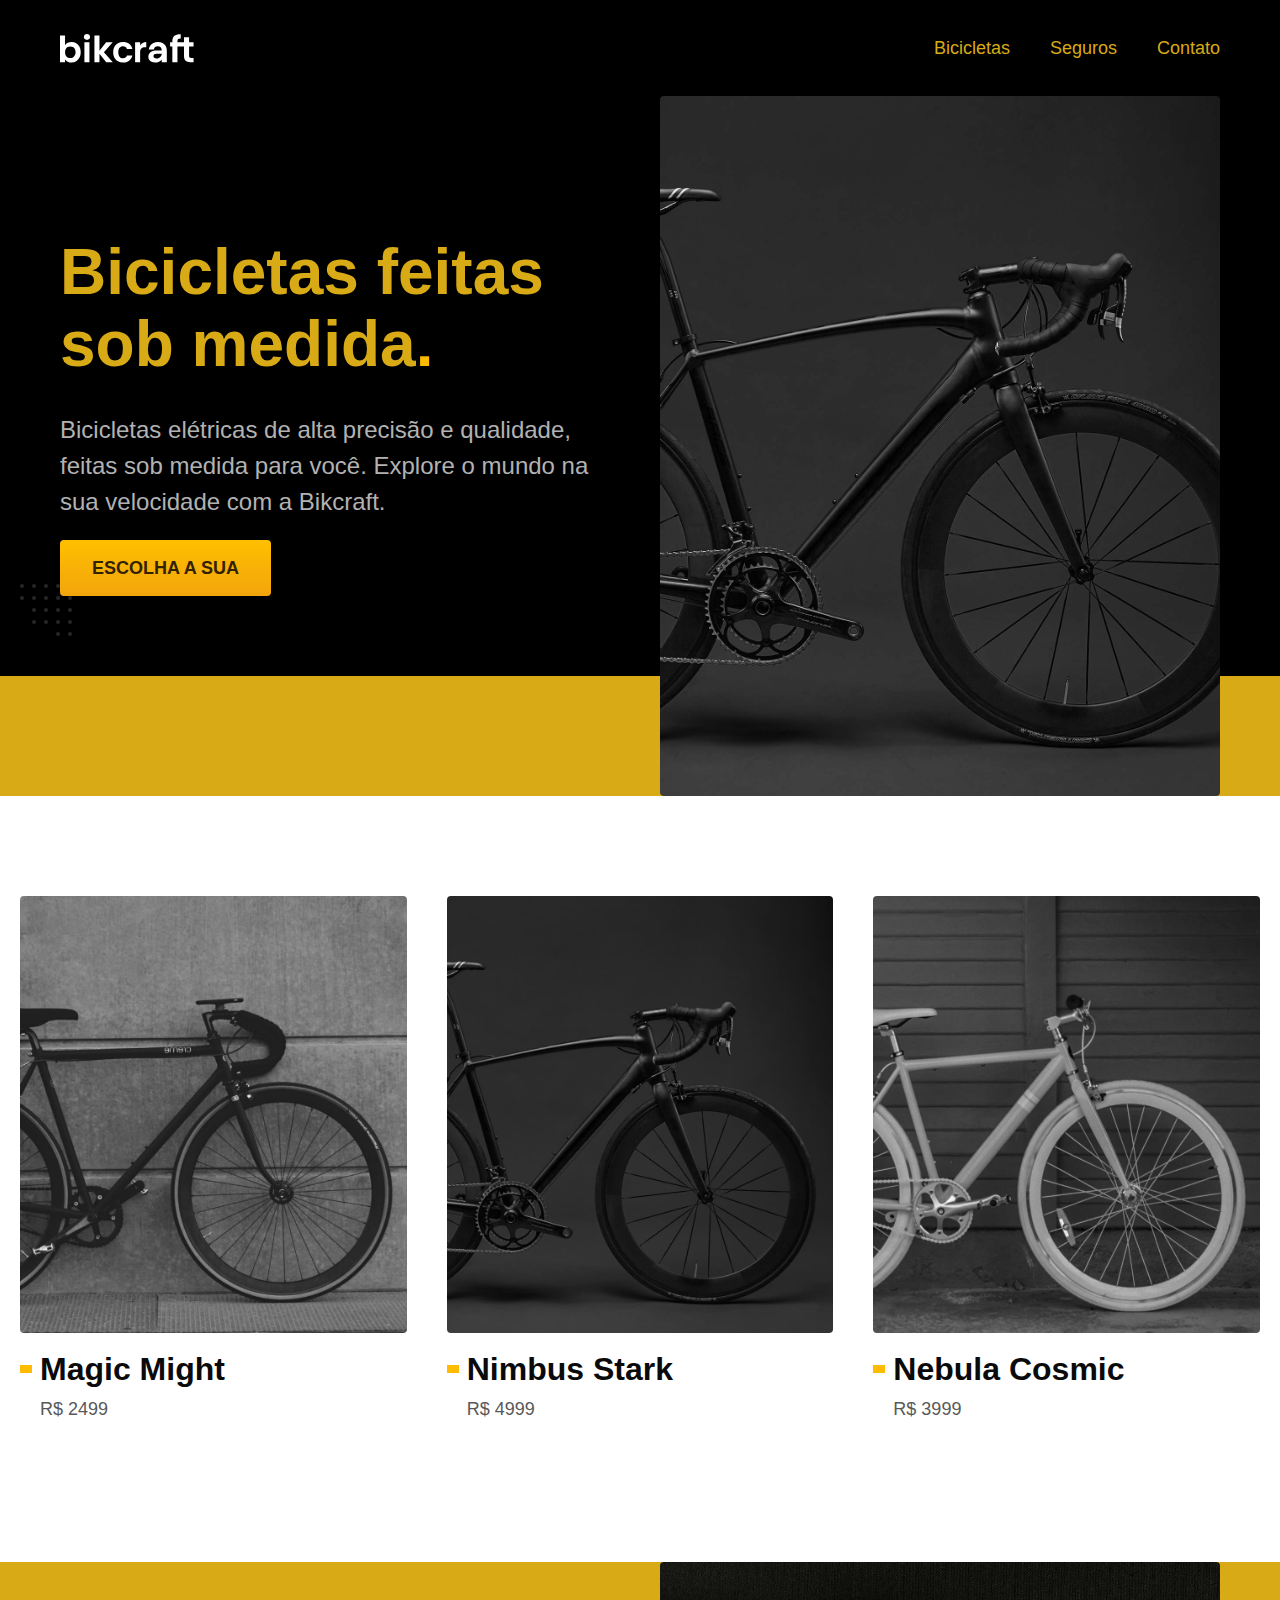
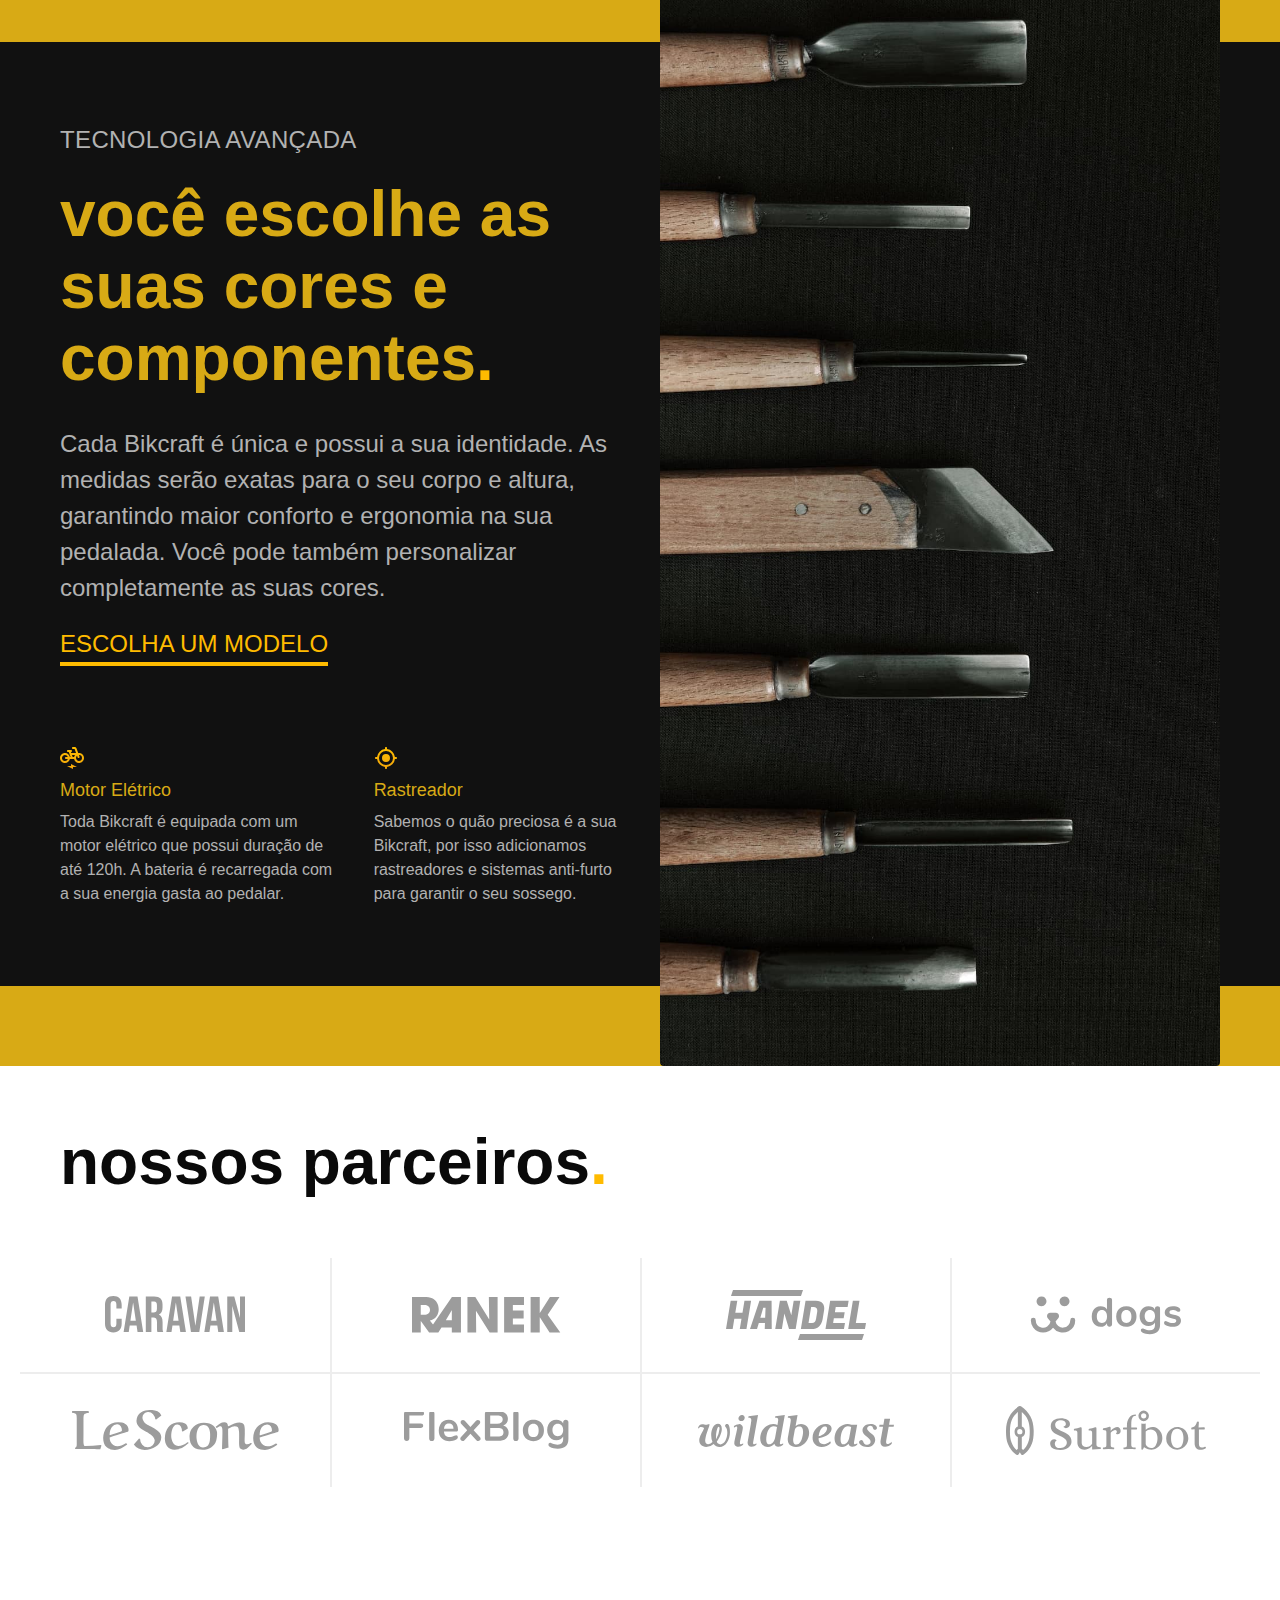
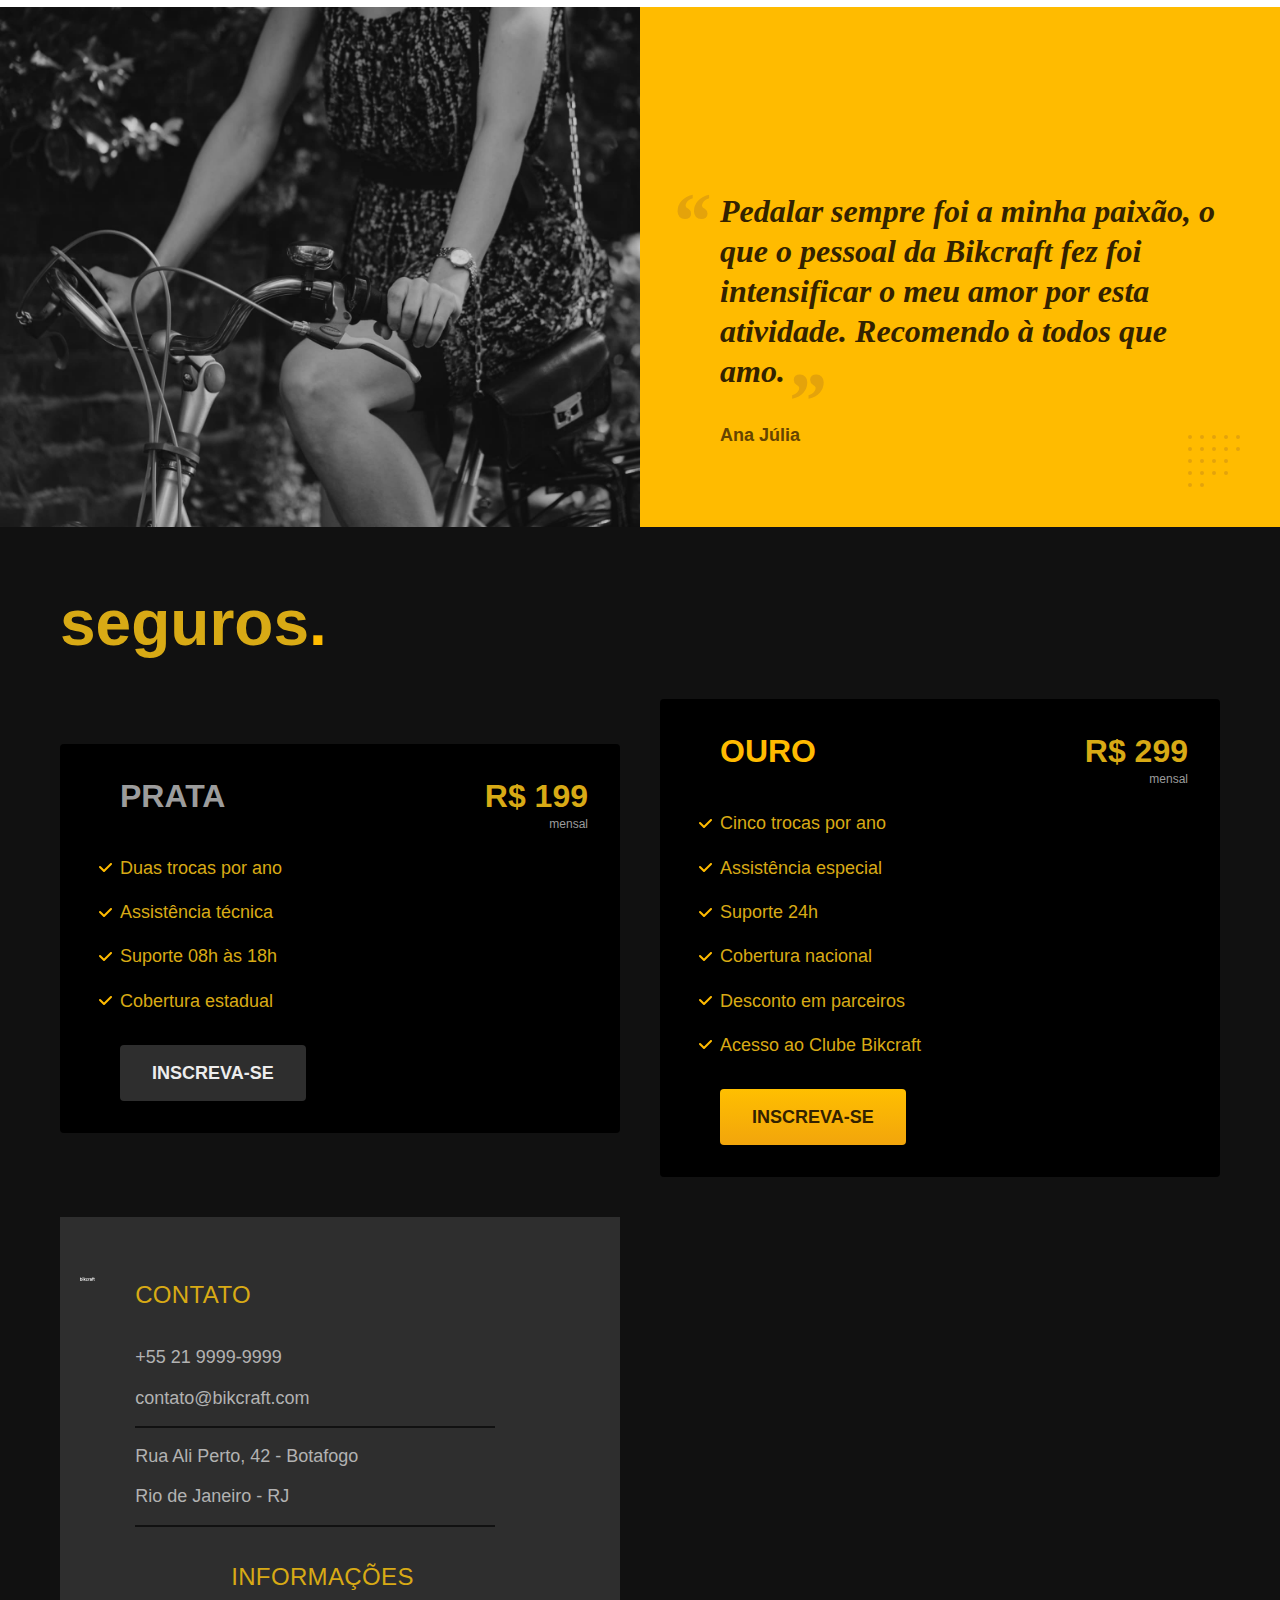
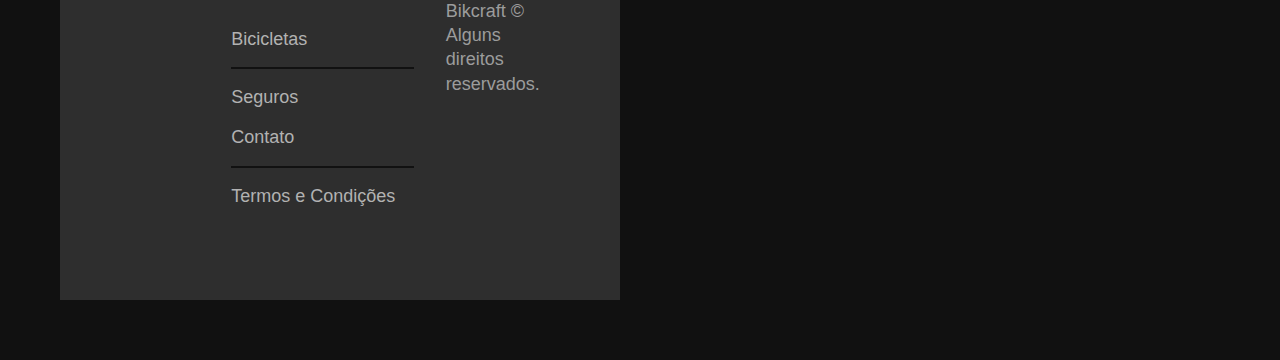
<file: bikcraft/index.html>
<!DOCTYPE html>
<html lang="pt-br">

<head>
  <meta charset="UTF-8">
  <meta name="viewport" content="width=device-width, initial-scale=1.0">

  <title>Bikcraft - Bicicletas Elétricas</title>
  <meta name="description" content="Bicicletas elétricas de alta precisão e qualidade, feitas sob medida para o cliente. Explore o mundo na sua velocidade com a Bikcraft.">

  <link rel="preload" href="./css/style.css" as="style">
  <link rel="stylesheet" href="./css/style.css">
</head>

<body>
  <header class="header-bg">
    <div class="header container">
      <a href="./">
        <img src="./img/bikcraft.svg" width="136" height="32" alt="Bikcraft">
      </a>

      <nav aria-label="primaria">
        <ul class="header-menu font-1-m cor-0">
          <li><a href="./bicicletas.html">Bicicletas</a></li>
          <li><a href="./seguros.html">Seguros</a></li>
          <li><a href="./contato.html">Contato</a></li>
        </ul>
      </nav>
    </div>
  </header>

  <main class="introducao-bg">
    <div class="introducao container">
      <div class="introducao-conteudo">
        <h1 class="font-1-xxl cor-0">Bicicletas feitas sob medida<span class="cor-p1">.</span></h1>
        <p class="font-2-l cor-5">Bicicletas elétricas de alta precisão e qualidade, feitas sob medida para você. Explore o mundo na sua velocidade com a Bikcraft.</p>
        <a class="botao" href="./bicicletas.html">Escolha a sua</a>
      </div>
      <picture>
        <source media="(max-width: 800px)" srcset="./img/bicicletas/nimbus.jpg">
        <img src="./img/fotos/introducao.jpg" width="1280" height="1600" alt="Bicicleta elétrica preta.">
      </picture>
    </div>
  </main>

  <article class="bicicletas-lista">
    <h2 class=><span class=></span></h2>

    <ul>
      <li>
        <a href="./bicicletas/magic.html">
          <img src="./img/bicicletas/magic-home.jpg" alt="Bicicleta preta" width="920" height="1040">
          <h3 class="font-1-xl">Magic Might</h3>
          <span class="font-2-m cor-8">R$ 2499</span>
        </a>
      </li>
      <li>
        <a href="./bicicletas/nimbus.html">
          <img src="./img/bicicletas/nimbus-home.jpg" alt="Bicicleta preta" width="920" height="1040">
          <h3 class="font-1-xl">Nimbus Stark</h3>
          <span class="font-2-m cor-8">R$ 4999</span>
        </a>
      </li>
      <li>
        <a href="./bicicletas/nebula.html">
          <img src="./img/bicicletas/nebula-home.jpg" alt="Bicicleta preta" width="920" height="1040">
          <h3 class="font-1-xl">Nebula Cosmic</h3>
          <span class="font-2-m cor-8">R$ 3999</span>
        </a>
      </li>
    </ul>
  </article>

  <article class="tecnologia-bg">
    <div class="tecnologia container">
      <div class="tecnologia-conteudo">
        <span class="font-2-l-b cor-5">Tecnologia Avançada</span>
        <h2 class="font-1-xxl cor-0">você escolhe as suas cores e componentes<span class="cor-p1">.</span></h2>
        <p class="font-2-l cor-5">Cada Bikcraft é única e possui a sua identidade. As medidas serão exatas para o seu corpo e altura, garantindo maior conforto e ergonomia na sua pedalada. Você pode também personalizar completamente as suas cores.</p>
        <a class="link" href="./bicicletas.html">Escolha um modelo</a>
        <div class="tecnologia-vantagens">
          <div>
            <img src="./img/icones/eletrica.svg" width="24" height="24" alt="">
            <h3 class="font-1-m cor-0">Motor Elétrico</h3>
            <p class="font-2-s cor-5">Toda Bikcraft é equipada com um motor elétrico que possui duração de até 120h. A bateria é recarregada com a sua energia gasta ao pedalar.</p>
          </div>
          <div>
            <img src="./img/icones/rastreador.svg" width="24" height="24" alt="">
            <h3 class="font-1-m cor-0">Rastreador</h3>
            <p class="font-2-s cor-5">Sabemos o quão preciosa é a sua Bikcraft, por isso adicionamos rastreadores e sistemas anti-furto para garantir o seu sossego.</p>
          </div>
        </div>
      </div>
      <div class="tecnologia-imagem">
        <img src="./img/fotos/tecnologia.jpg" width="1200" height="1920" alt="">
      </div>
    </div>
  </article>

  <section class="parceiros" aria-label="Nossos Parceiros">
    <h2 class="container font-1-xxl">nossos parceiros<span class="cor-p1">.</span></h2>

    <ul>
      <li><img src="./img/parceiros/caravan.svg" alt="Caravan" width="140" height="38"></li>
      <li><img src="./img/parceiros/ranek.svg" alt="Ranek" width="149" height="36"></li>
      <li><img src="./img/parceiros/handel.svg" alt="Handel" width="140" height="50"></li>
      <li><img src="./img/parceiros/dogs.svg" alt="Dogs" width="152" height="39"></li>
      <li><img src="./img/parceiros/lescone.svg" alt="LeScone" width="208" height="41"></li>
      <li><img src="./img/parceiros/flexblog.svg" alt="FlexBlog" width="165" height="38"></li>
      <li><img src="./img/parceiros/wildbeast.svg" alt="Wildbeast" width="196" height="34"></li>
      <li><img src="./img/parceiros/surfbot.svg" alt="Surfbot" width="200" height="49"></li>
    </ul>
  </section>

  <section class="depoimento" aria-label="Depoimento">
    <div>
      <img src="./img/fotos/depoimento.jpg" width="1560" height="1360" alt="Pessoa pedalando uma bicicleta Bikcraft">
    </div>
    <div class="depoimento-conteudo">
      <blockquote class="font-1-xl cor-p5">
        <p>Pedalar sempre foi a minha paixão, o que o pessoal da Bikcraft fez foi intensificar o meu amor por esta atividade. Recomendo à todos que amo.</p>
      </blockquote>
      <span class="font-1-m-b cor-p4">Ana Júlia</span>
    </div>
  </section>

  <article class="seguros-bg">
    <div class="seguros container">
      <h2 class="font-1-xxl cor-0">seguros<span class="cor-p1">.</span></h2>
      <div class="seguros-item">
        <h3 class="font-1-xl cor-6">PRATA</h3>
        <span class="font-1-xl cor-0">R$ 199 <span class="font-1-xs cor-6">mensal</span></span>
        <ul class="font-2-m cor-0">
          <li>Duas trocas por ano</li>
          <li>Assistência técnica</li>
          <li>Suporte 08h às 18h</li>
          <li>Cobertura estadual</li>
        </ul>
        <a class="botao secundario" href="./orcamento.html">Inscreva-se</a>
      </div>

      <div class="seguros-item">
        <h3 class="font-1-xl cor-p1">OURO</h3>
        <span class="font-1-xl cor-0">R$ 299 <span class="font-1-xs cor-6">mensal</span></span>
        <ul class="font-2-m cor-0">
          <li>Cinco trocas por ano</li>
          <li>Assistência especial</li>
          <li>Suporte 24h</li>
          <li>Cobertura nacional</li>
          <li>Desconto em parceiros</li>
          <li>Acesso ao Clube Bikcraft</li>
        </ul>
        <a class="botao" href="./orcamento.html">Inscreva-se</a>
      </div>
   
  

  <footer class="footer-bg">
    <div class="footer container">
      <img src="./img/bikcraft.svg" width="136" height="32" alt="Bikcraft">
      <div class="footer-contato">
        <h3 class="font-2-l-b cor-0">Contato</h3>
        <ul class="font-2-m cor-5">
          <li><a href="tel:+552199999999">+55 21 9999-9999</a></li>
          <li><a href="mailto:contato@bikcraft.com">contato@bikcraft.com</a></li>
          <li>Rua Ali Perto, 42 - Botafogo</li>
          <li>Rio de Janeiro - RJ</li>
        </ul>
        <div class="footer-redes">
          <a href="./">
            <img src="./img/redes/instagram.svg" width="32" height="32" alt="Instagram">
          </a>
          <a href="./">
            <img src="./img/redes/facebook.svg" width="32" height="32" alt="Facebook">
          </a>
          <a href="./">
            <img src="./img/redes/youtube.svg" width="32" height="32" alt="Youtube">
      
      <div class="footer-informacoes">
        <h3 class="font-2-l-b cor-0">Informações</h3>
        <nav>
          <ul class="font-1-m cor-5">
            <li><a href="./bicicletas.html">Bicicletas</a></li>
            <li><a href="./seguros.html">Seguros</a></li>
            <li><a href="./contato.html">Contato</a></li>
            <li><a href="./termos.html">Termos e Condições</a></li>
          </ul>
        </nav>
      </div>
      <p class="footer-copy font-2-m cor-6">Bikcraft © Alguns direitos reservados.</p>
    </div>
  </footer>
</body>

</html>
</file>
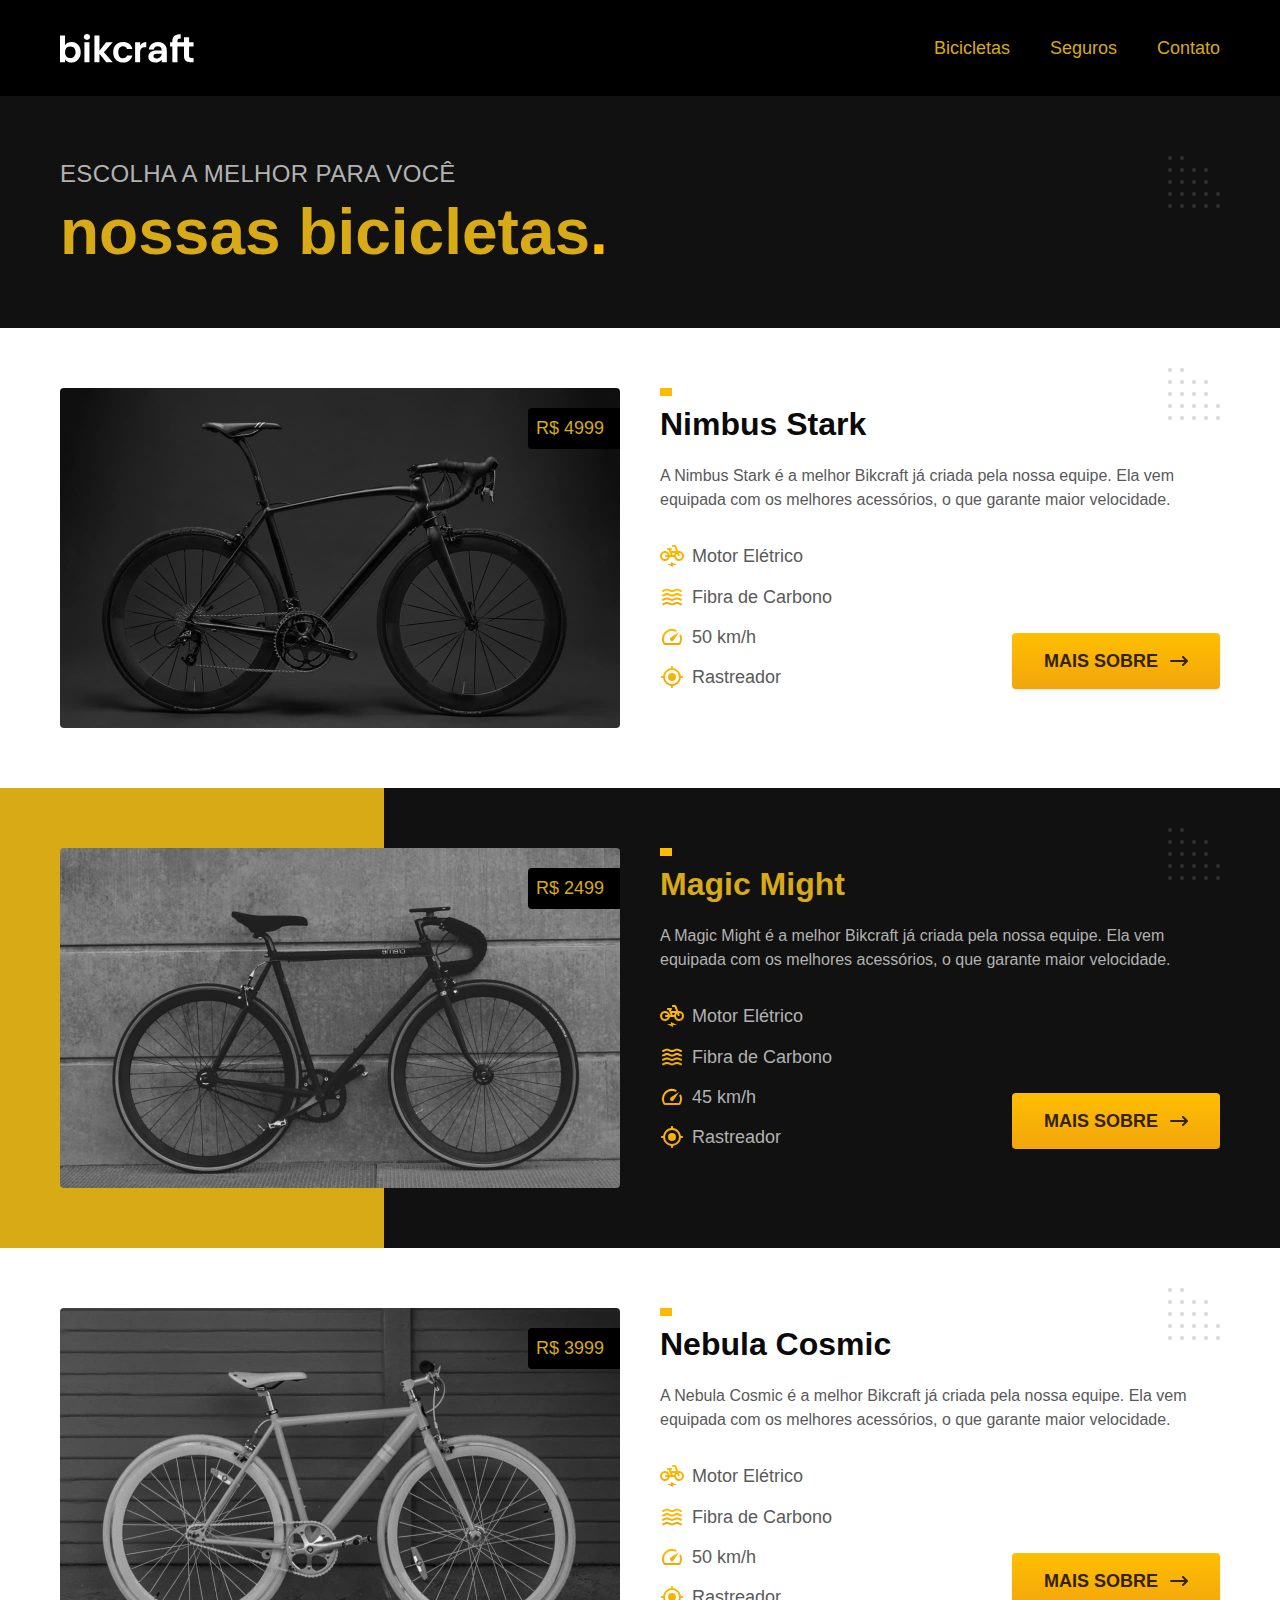
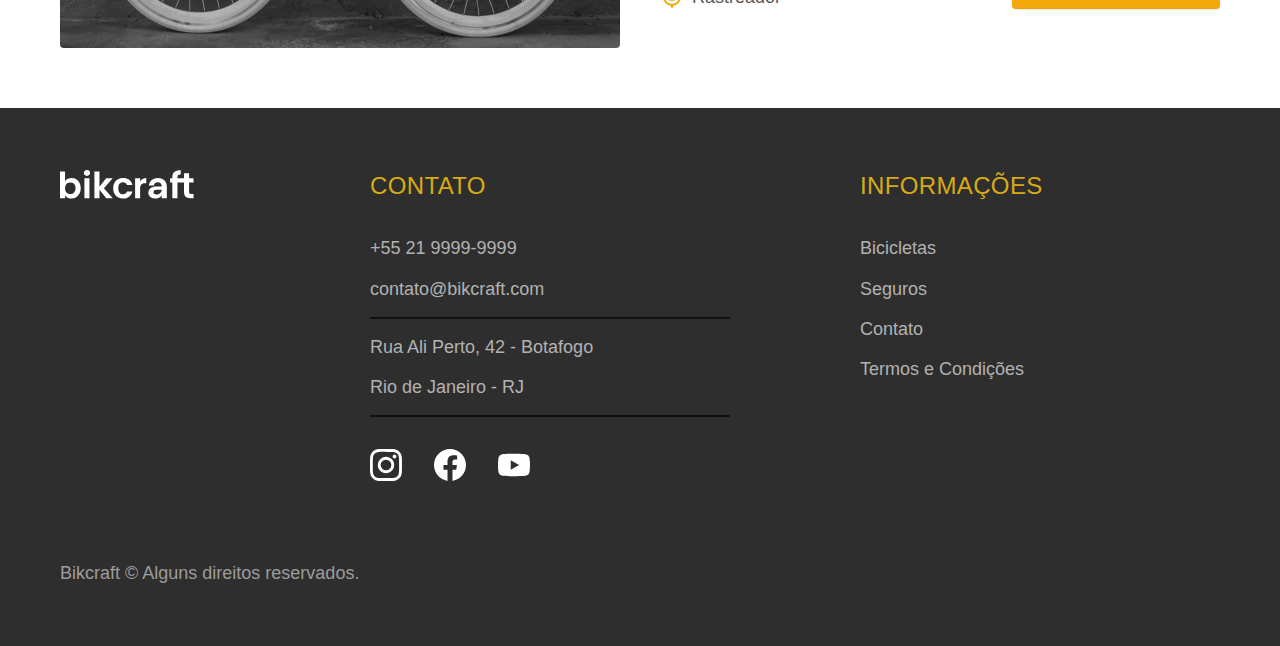
<file: bikcraft/bicicletas.html>
<!DOCTYPE html>
<html lang="pt-br">

<head>
  <meta charset="UTF-8">
  <meta name="viewport" content="width=device-width, initial-scale=1.0">

  <title>Bicicletas | Bikcraft</title>
  <meta name="description" content="Bicicletas">

  <link rel="preload" href="./css/style.css" as="style">
  <link rel="stylesheet" href="./css/style.css">
</head>

<body id="bicicletas">
  <header class="header-bg">
    <div class="header container">
      <a href="./">
        <img src="./img/bikcraft.svg" alt="Bikcraft">
      </a>

      <nav aria-label="primaria">
        <ul class="header-menu font-1-m cor-0">
          <li><a href="./bicicletas.html">Bicicletas</a></li>
          <li><a href="./seguros.html">Seguros</a></li>
          <li><a href="./contato.html">Contato</a></li>
        </ul>
      </nav>
    </div>
  </header>

  <main>
    <div class="titulo-bg">
      <div class="titulo container">
        <p class="font-2-l-b cor-5">Escolha a melhor para você</p>
        <h1 class="font-1-xxl cor-0">nossas bicicletas<span class="cor-p1">.</span></h1>
      </div>
    </div>

    <div class="bicicletas container">
      <div class="bicicletas-imagem">
        <img src="./img/bicicletas/nimbus.jpg" alt="Bicicleta preta">
        <span class="font-2-m cor-0">R$ 4999</span>
      </div>
      <div class="bicicletas-conteudo">
        <h2 class="font-1-xl">Nimbus Stark</h2>
        <p class="font-2-s cor-8">A Nimbus Stark é a melhor Bikcraft já criada pela nossa equipe. Ela vem equipada com os melhores acessórios, o que garante maior velocidade.</p>
        <ul class="font-1-m cor-8">
          <li>
            <img src="./img/icones/eletrica.svg" alt="">
            Motor Elétrico
          </li>
          <li>
            <img src="./img/icones/carbono.svg" alt="">
            Fibra de Carbono
          </li>
          <li>
            <img src="./img/icones/velocidade.svg" alt="">
            50 km/h
          </li>
          <li>
            <img src="./img/icones/rastreador.svg" alt="">
            Rastreador
          </li>
        </ul>
        <a class="botao seta" href="./bicicletas/nimbus.html">Mais Sobre</a>
      </div>
    </div>

    <div class="bicicletas-bg">
      <div class="bicicletas container">
        <div class="bicicletas-imagem">
          <img src="./img/bicicletas/magic.jpg" alt="Bicicleta preta">
          <span class="font-2-m cor-0">R$ 2499</span>
        </div>
        <div class="bicicletas-conteudo">
          <h2 class="font-1-xl cor-0">Magic Might</h2>
          <p class="font-2-s cor-5">A Magic Might é a melhor Bikcraft já criada pela nossa equipe. Ela vem equipada com os melhores acessórios, o que garante maior velocidade.</p>
          <ul class="font-1-m cor-5">
            <li>
              <img src="./img/icones/eletrica.svg" alt="">
              Motor Elétrico
            </li>
            <li>
              <img src="./img/icones/carbono.svg" alt="">
              Fibra de Carbono
            </li>
            <li>
              <img src="./img/icones/velocidade.svg" alt="">
              45 km/h
            </li>
            <li>
              <img src="./img/icones/rastreador.svg" alt="">
              Rastreador
            </li>
          </ul>
          <a class="botao seta" href="./bicicletas/magic.html">Mais Sobre</a>
        </div>
      </div>
    </div>

    <div class="bicicletas container">
      <div class="bicicletas-imagem">
        <img src="./img/bicicletas/nebula.jpg" alt="Bicicleta preta">
        <span class="font-2-m cor-0">R$ 3999</span>
      </div>
      <div class="bicicletas-conteudo">
        <h2 class="font-1-xl">Nebula Cosmic</h2>
        <p class="font-2-s cor-8">A Nebula Cosmic é a melhor Bikcraft já criada pela nossa equipe. Ela vem equipada com os melhores acessórios, o que garante maior velocidade.</p>
        <ul class="font-1-m cor-8">
          <li>
            <img src="./img/icones/eletrica.svg" alt="">
            Motor Elétrico
          </li>
          <li>
            <img src="./img/icones/carbono.svg" alt="">
            Fibra de Carbono
          </li>
          <li>
            <img src="./img/icones/velocidade.svg" alt="">
            50 km/h
          </li>
          <li>
            <img src="./img/icones/rastreador.svg" alt="">
            Rastreador
          </li>
        </ul>
        <a class="botao seta" href="./bicicletas/nebula.html">Mais Sobre</a>
      </div>
    </div>

  </main>

  <footer class="footer-bg">
    <div class="footer container">
      <img src="./img/bikcraft.svg" alt="Bikcraft">
      <div class="footer-contato">
        <h3 class="font-2-l-b cor-0">Contato</h3>
        <ul class="font-2-m cor-5">
          <li><a href="tel:+552199999999">+55 21 9999-9999</a></li>
          <li><a href="mailto:contato@bikcraft.com">contato@bikcraft.com</a></li>
          <li>Rua Ali Perto, 42 - Botafogo</li>
          <li>Rio de Janeiro - RJ</li>
        </ul>
        <div class="footer-redes">
          <a href="./">
            <img src="./img/redes/instagram.svg" alt="Instagram">
          </a>
          <a href="./">
            <img src="./img/redes/facebook.svg" alt="Facebook">
          </a>
          <a href="./">
            <img src="./img/redes/youtube.svg" alt="Youtube">
          </a>
        </div>
      </div>
      <div class="footer-informacoes">
        <h3 class="font-2-l-b cor-0">Informações</h3>
        <nav>
          <ul class="font-1-m cor-5">
            <li><a href="./bicicletas.html">Bicicletas</a></li>
            <li><a href="./seguros.html">Seguros</a></li>
            <li><a href="./contato.html">Contato</a></li>
            <li><a href="./termos.html">Termos e Condições</a></li>
          </ul>
        </nav>
      </div>
      <p class="footer-copy font-2-m cor-6">Bikcraft © Alguns direitos reservados.</p>
    </div>
  </footer>
</body>

</html>
</file>
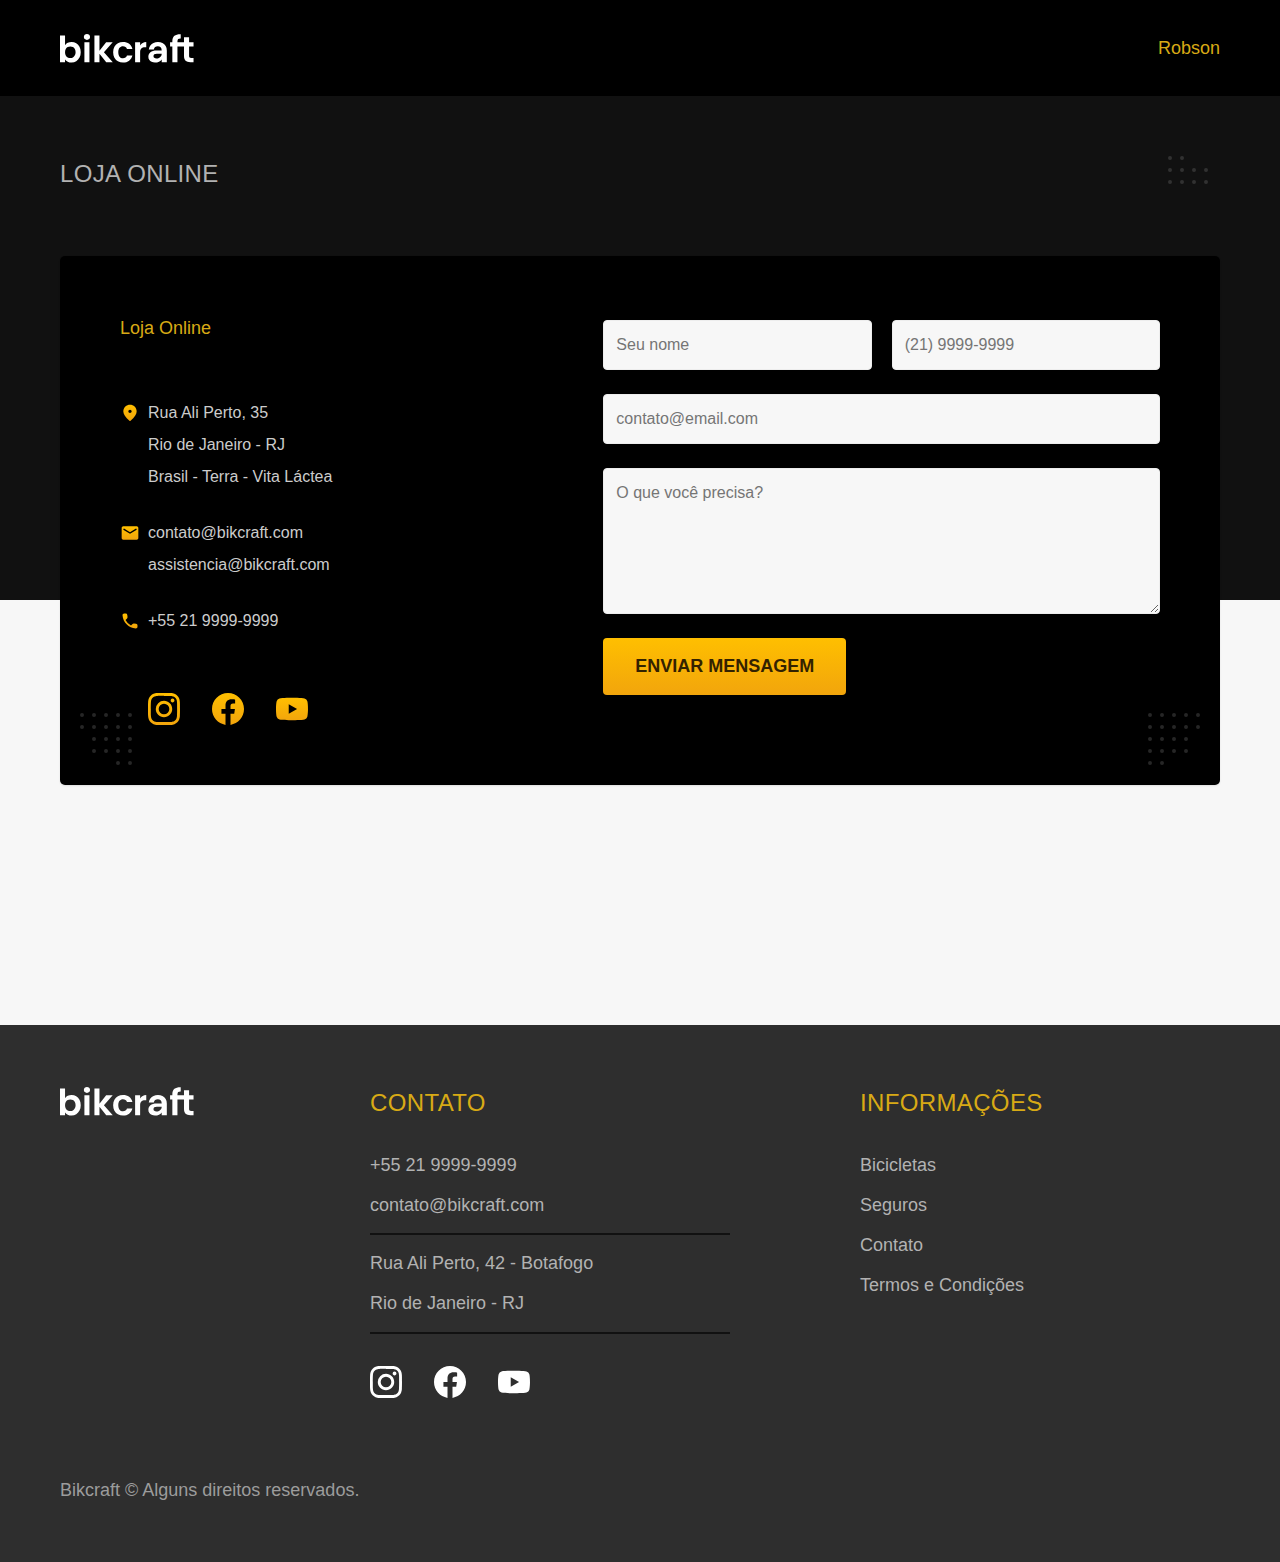
<file: bikcraft/contato.html>
<!DOCTYPE html>
<html lang="pt-br">

<head>
  <meta charset="UTF-8">
  <meta name="viewport" content="width=device-width, initial-scale=1.0">

  <title>Contato | Bikcraft</title>
  <meta name="description" content="Contato.">

  <link rel="preload" href="./css/style.css" as="style">
  <link rel="stylesheet" href="./css/style.css">
</head>

<body id="contato">
  <header class="header-bg">
    <div class="header container">
      <a href="./">
        <img src="./img/bikcraft.svg" alt="Bikcraft">
      </a>

      <nav aria-label="primaria">
        <ul class="header-menu font-1-m cor-0">
          <li><a</a></li>
          <li><a</a></li>
          <li><a href="./Robson.html">Robson</a></li>
        </ul>
      </nav>
    </div>
  </header>

  <main>
    <div class="titulo-bg">
      <div class="titulo container">
        <p class="font-2-l-b cor-5">Loja Online</p>
        <h1 class="font-1-xxl cor-0"><span class="cor-p1"></span></h1>
      </div>
    </div>

    <div class="contato container">
      <section class="contato-dados" aria-label="Endereço">
        <h2 class="font-1-m cor-0">Loja Online</h2>
        <div class="contato-endereco font-2-s cor-4">
          <p>Rua Ali Perto, 35</p>
          <p>Rio de Janeiro - RJ</p>
          <p>Brasil - Terra - Vita Láctea</p>
        </div>
        <address class="contato-meios font-2-s cor-4">
          <a href="mailto:contato@bikcraft.com">contato@bikcraft.com</a>
          <a href="mailto:assistencia@bikcraft.com">assistencia@bikcraft.com</a>
          <a href="tel:+552199999999">+55 21 9999-9999</a>
        </address>
        <div class="contato-redes">
          <a href="./">
            <img src="./img/redes/instagram-p.svg" alt="Instagram">
          </a>
          <a href="./">
            <img src="./img/redes/facebook-p.svg" alt="Facebook">
          </a>
          <a href="./">
            <img src="./img/redes/youtube-p.svg" alt="Youtube">
          </a>
        </div>
      </section>
      <section class="contato-formulario" aria-label="Formulário">
        <form class="form" action="./contato.html">
          <div>
            <label for="nome"></label>
            <input type="text" id="nome" name="nome" placeholder="Seu nome">
          </div>
          <div>
            <label for="telefone"></label>
            <input type="text" id="telefone" name="telefone" placeholder="(21) 9999-9999">
          </div>
          <div class="col-2">
            <label for="email"></label>
            <input type="email" id="email" name="email" placeholder="contato@email.com">
          </div>
          <div class="col-2">
            <label for="mensagem"></label>
            <textarea rows="5" id="mensagem" name="mensagem" placeholder="O que você precisa?"></textarea>
          </div>
          <button class="botao col-2">Enviar Mensagem</button>
        </form>
      </section>
    </div>
  </main>
  <article class="lojas container">
  </article>
  <footer class="footer-bg">
    <div class="footer container">
      <img src="./img/bikcraft.svg" alt="Bikcraft">
      <div class="footer-contato">
        <h3 class="font-2-l-b cor-0">Contato</h3>
        <ul class="font-2-m cor-5">
          <li><a href="tel:+552199999999">+55 21 9999-9999</a></li>
          <li><a href="mailto:contato@bikcraft.com">contato@bikcraft.com</a></li>
          <li>Rua Ali Perto, 42 - Botafogo</li>
          <li>Rio de Janeiro - RJ</li>
        </ul>
        <div class="footer-redes">
          <a href="./">
            <img src="./img/redes/instagram.svg" alt="Instagram">
          </a>
          <a href="./">
            <img src="./img/redes/facebook.svg" alt="Facebook">
          </a>
          <a href="./">
            <img src="./img/redes/youtube.svg" alt="Youtube">
          </a>
        </div>
      </div>
      <div class="footer-informacoes">
        <h3 class="font-2-l-b cor-0">Informações</h3>
        <nav>
          <ul class="font-1-m cor-5">
            <li><a href="./bicicletas.html">Bicicletas</a></li>
            <li><a href="./seguros.html">Seguros</a></li>
            <li><a href="./contato.html">Contato</a></li>
            <li><a href="./termos.html">Termos e Condições</a></li>
          </ul>
        </nav>
      </div>
      <p class="footer-copy font-2-m cor-6">Bikcraft © Alguns direitos reservados.</p>
    </div>
  </footer>
</body>

</html>
</file>
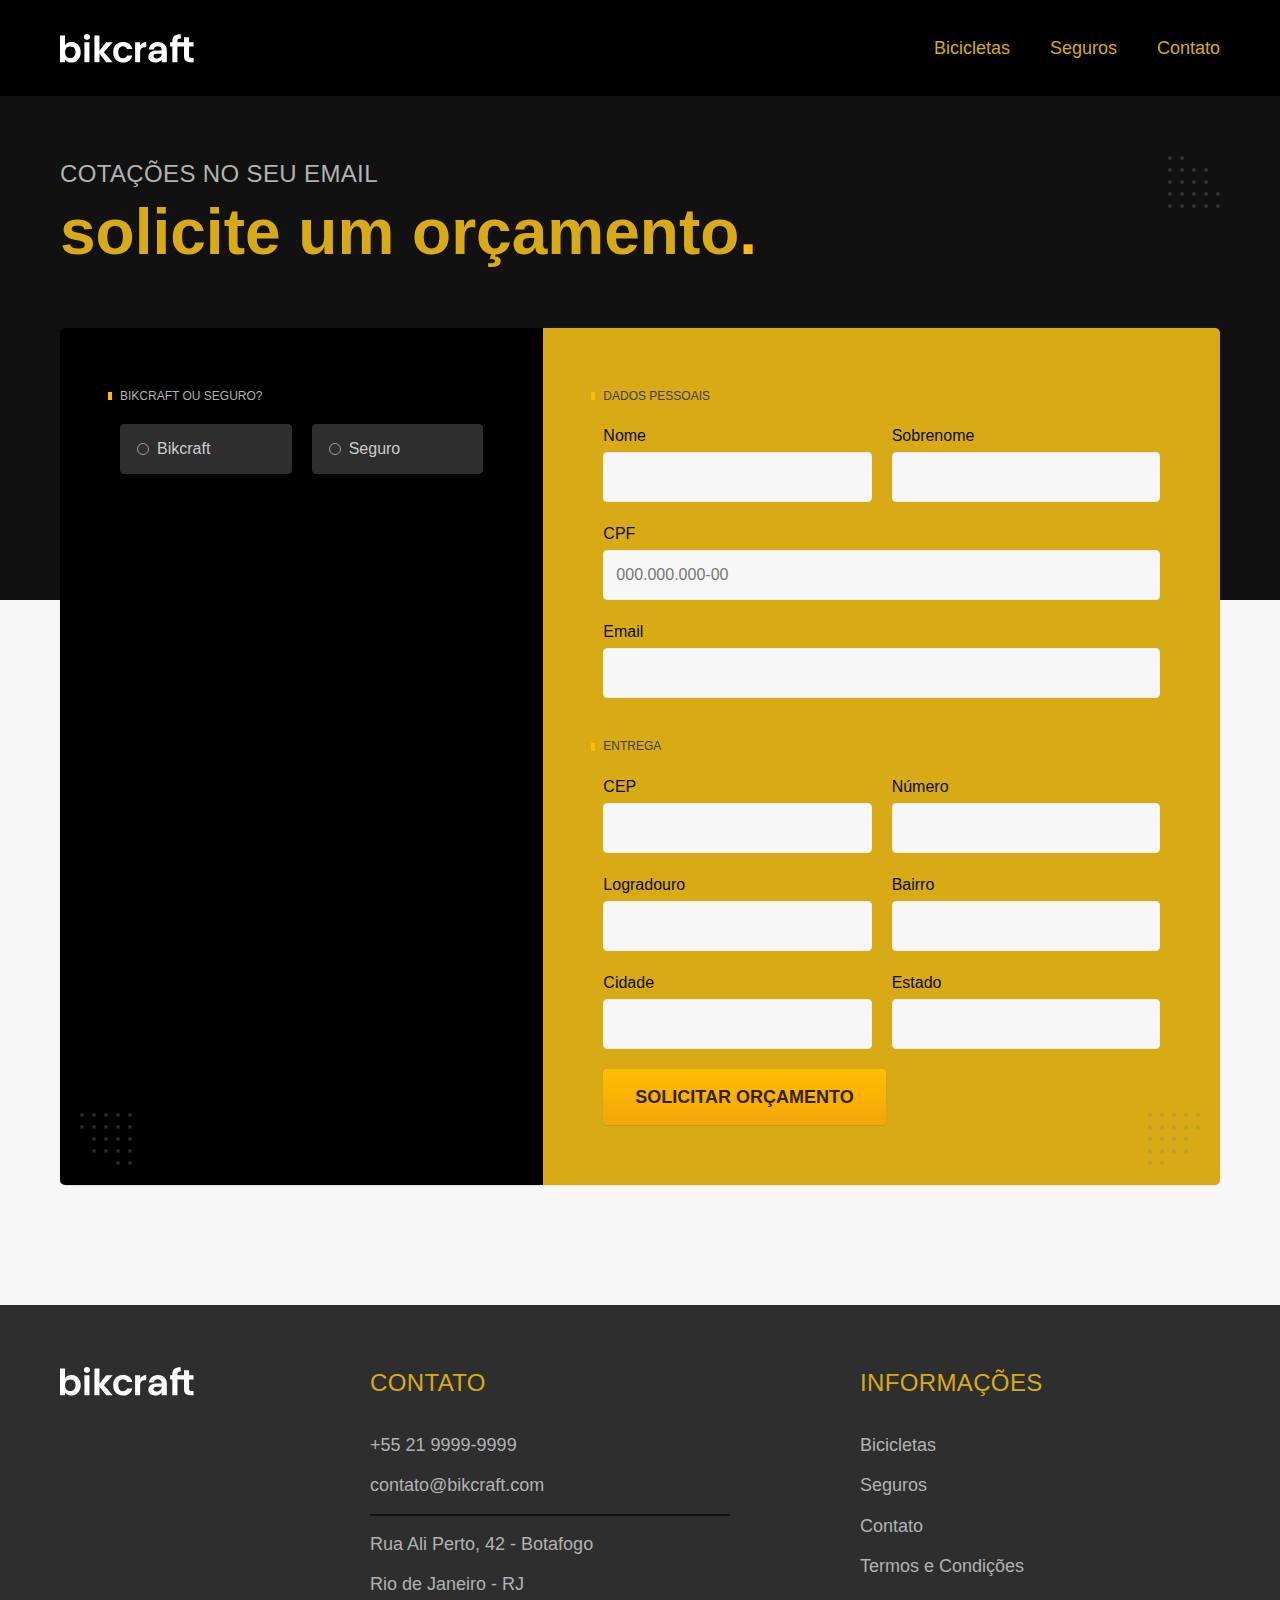
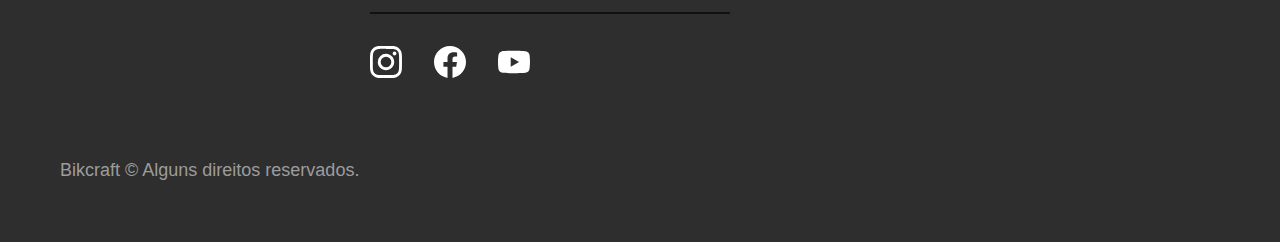
<file: bikcraft/orcamento.html>
<!DOCTYPE html>
<html lang="pt-br">

<head>
  <meta charset="UTF-8">
  <meta name="viewport" content="width=device-width, initial-scale=1.0">

  <title>Orçamento | Bikcraft</title>
  <meta name="description" content="Orçamento.">

  <link rel="preload" href="./css/style.css" as="style">
  <link rel="stylesheet" href="./css/style.css">
</head>

<body id="orcamento">
  <header class="header-bg">
    <div class="header container">
      <a href="./">
        <img src="./img/bikcraft.svg" alt="Bikcraft">
      </a>

      <nav aria-label="primaria">
        <ul class="header-menu font-1-m cor-0">
          <li><a href="./bicicletas.html">Bicicletas</a></li>
          <li><a href="./seguros.html">Seguros</a></li>
          <li><a href="./contato.html">Contato</a></li>
        </ul>
      </nav>
    </div>
  </header>

  <main>
    <div class="titulo-bg">
      <div class="titulo container">
        <p class="font-2-l-b cor-5">Cotações no seu email</p>
        <h1 class="font-1-xxl cor-0">solicite um orçamento<span class="cor-p1">.</span></h1>
      </div>
    </div>

    <form class="orcamento container" action="./orcamento.html">
      <div class="orcamento-produto">
        <h2 class="font-1-xs cor-5">Bikcraft ou Seguro?</h2>

        <input type="radio" name="tipo" value="bikcraft" id="bikcraft">
        <label for="bikcraft">Bikcraft</label>

        <input type="radio" name="tipo" value="seguro" id="seguro">
        <label for="seguro">Seguro</label>

        <div class="orcamento-conteudo" id="orcamento-bikcraft">
          <h2 class="font-1-xs cor-5">Escolha a sua</h2>

          <input type="radio" name="produto" value="nimbus" id="nimbus">
          <label for="nimbus">Nimbus Stark <span>R$ 4999</span></label>
          <div class="orcamento-detalhes">
            <ul class="font-1-xs cor-8">
              <li><img src="./img/icones/eletrica.svg" alt=""> Motor Elétrico</li>
              <li><img src="./img/icones/carbono.svg" alt=""> Fibra de Carbono</li>
              <li><img src="./img/icones/velocidade.svg" alt=""> 50 km/h</li>
              <li><img src="./img/icones/rastreador.svg" alt=""> Rastreador</li>
            </ul>
            <img src="./img/bicicletas/nimbus.jpg" alt="Bicicleta preta">
          </div>

          <input type="radio" name="produto" value="magic" id="magic">
          <label for="magic">Magic Might <span>R$ 2499</span></label>
          <div class="orcamento-detalhes">
            <ul class="font-1-xs cor-8">
              <li><img src="./img/icones/eletrica.svg" alt=""> Motor Elétrico</li>
              <li><img src="./img/icones/carbono.svg" alt=""> Fibra de Carbono</li>
              <li><img src="./img/icones/velocidade.svg" alt=""> 45 km/h</li>
              <li><img src="./img/icones/rastreador.svg" alt=""> Rastreador</li>
            </ul>
            <img src="./img/bicicletas/magic.jpg" alt="Bicicleta preta">
          </div>

          <input type="radio" name="produto" value="nebula" id="nebula">
          <label for="nebula">Nebula Cosmic <span>R$ 3999</span></label>
          <div class="orcamento-detalhes">
            <ul class="font-1-xs cor-8">
              <li><img src="./img/icones/eletrica.svg" alt=""> Motor Elétrico</li>
              <li><img src="./img/icones/carbono.svg" alt=""> Fibra de Carbono</li>
              <li><img src="./img/icones/velocidade.svg" alt=""> 40 km/h</li>
              <li><img src="./img/icones/rastreador.svg" alt=""> Rastreador</li>
            </ul>
            <img src="./img/bicicletas/nebula.jpg" alt="Bicicleta branca">
          </div>

        </div>

        <div class="orcamento-conteudo" id="orcamento-seguro">
          <h2 class="font-1-xs cor-5">Escolha o plano</h2>

          <input type="radio" name="produto" value="prata" id="prata">
          <label for="prata">Prata <span>R$ 199</span></label>

          <input type="radio" name="produto" value="ouro" id="ouro">
          <label for="ouro">Ouro <span>R$ 299</span></label>
        </div>
      </div>
      <div class="orcamento-dados form">
        <h2 class="font-1-xs cor-9 col-2">dados pessoais</h2>
        <div>
          <label for="nome">Nome</label>
          <input type="text" id="nome" name="nome">
        </div>
        <div>
          <label for="sobrenome">Sobrenome</label>
          <input type="text" id="sobrenome" name="sobrenome">
        </div>
        <div class="col-2">
          <label for="cpf">CPF</label>
          <input type="text" id="cpf" name="cpf" placeholder="000.000.000-00">
        </div>
        <div class="col-2">
          <label for="email">Email</label>
          <input type="email" id="email" name="email">
        </div>
        <h2 class="font-1-xs cor-9 col-2">entrega</h2>
        <div>
          <label for="cep">CEP</label>
          <input type="text" id="cep" name="cep">
        </div>
        <div>
          <label for="numero">Número</label>
          <input type="text" id="numero" name="numero">
        </div>
        <div>
          <label for="logradouro">Logradouro</label>
          <input type="text" id="logradouro" name="logradouro">
        </div>
        <div>
          <label for="bairro">Bairro</label>
          <input type="text" id="bairro" name="bairro">
        </div>
        <div>
          <label for="cidade">Cidade</label>
          <input type="text" id="cidade" name="cidade">
        </div>
        <div>
          <label for="estado">Estado</label>
          <input type="text" id="estado" name="estado">
        </div>
        <button class="botao col-2">Solicitar Orçamento</button>
      </div>
    </form>
  </main>

  <footer class="footer-bg">
    <div class="footer container">
      <img src="./img/bikcraft.svg" alt="Bikcraft">
      <div class="footer-contato">
        <h3 class="font-2-l-b cor-0">Contato</h3>
        <ul class="font-2-m cor-5">
          <li><a href="tel:+552199999999">+55 21 9999-9999</a></li>
          <li><a href="mailto:contato@bikcraft.com">contato@bikcraft.com</a></li>
          <li>Rua Ali Perto, 42 - Botafogo</li>
          <li>Rio de Janeiro - RJ</li>
        </ul>
        <div class="footer-redes">
          <a href="./">
            <img src="./img/redes/instagram.svg" alt="Instagram">
          </a>
          <a href="./">
            <img src="./img/redes/facebook.svg" alt="Facebook">
          </a>
          <a href="./">
            <img src="./img/redes/youtube.svg" alt="Youtube">
          </a>
        </div>
      </div>
      <div class="footer-informacoes">
        <h3 class="font-2-l-b cor-0">Informações</h3>
        <nav>
          <ul class="font-1-m cor-5">
            <li><a href="./bicicletas.html">Bicicletas</a></li>
            <li><a href="./seguros.html">Seguros</a></li>
            <li><a href="./contato.html">Contato</a></li>
            <li><a href="./termos.html">Termos e Condições</a></li>
          </ul>
        </nav>
      </div>
      <p class="footer-copy font-2-m cor-6">Bikcraft © Alguns direitos reservados.</p>
    </div>
  </footer>
</body>

</html>
</file>
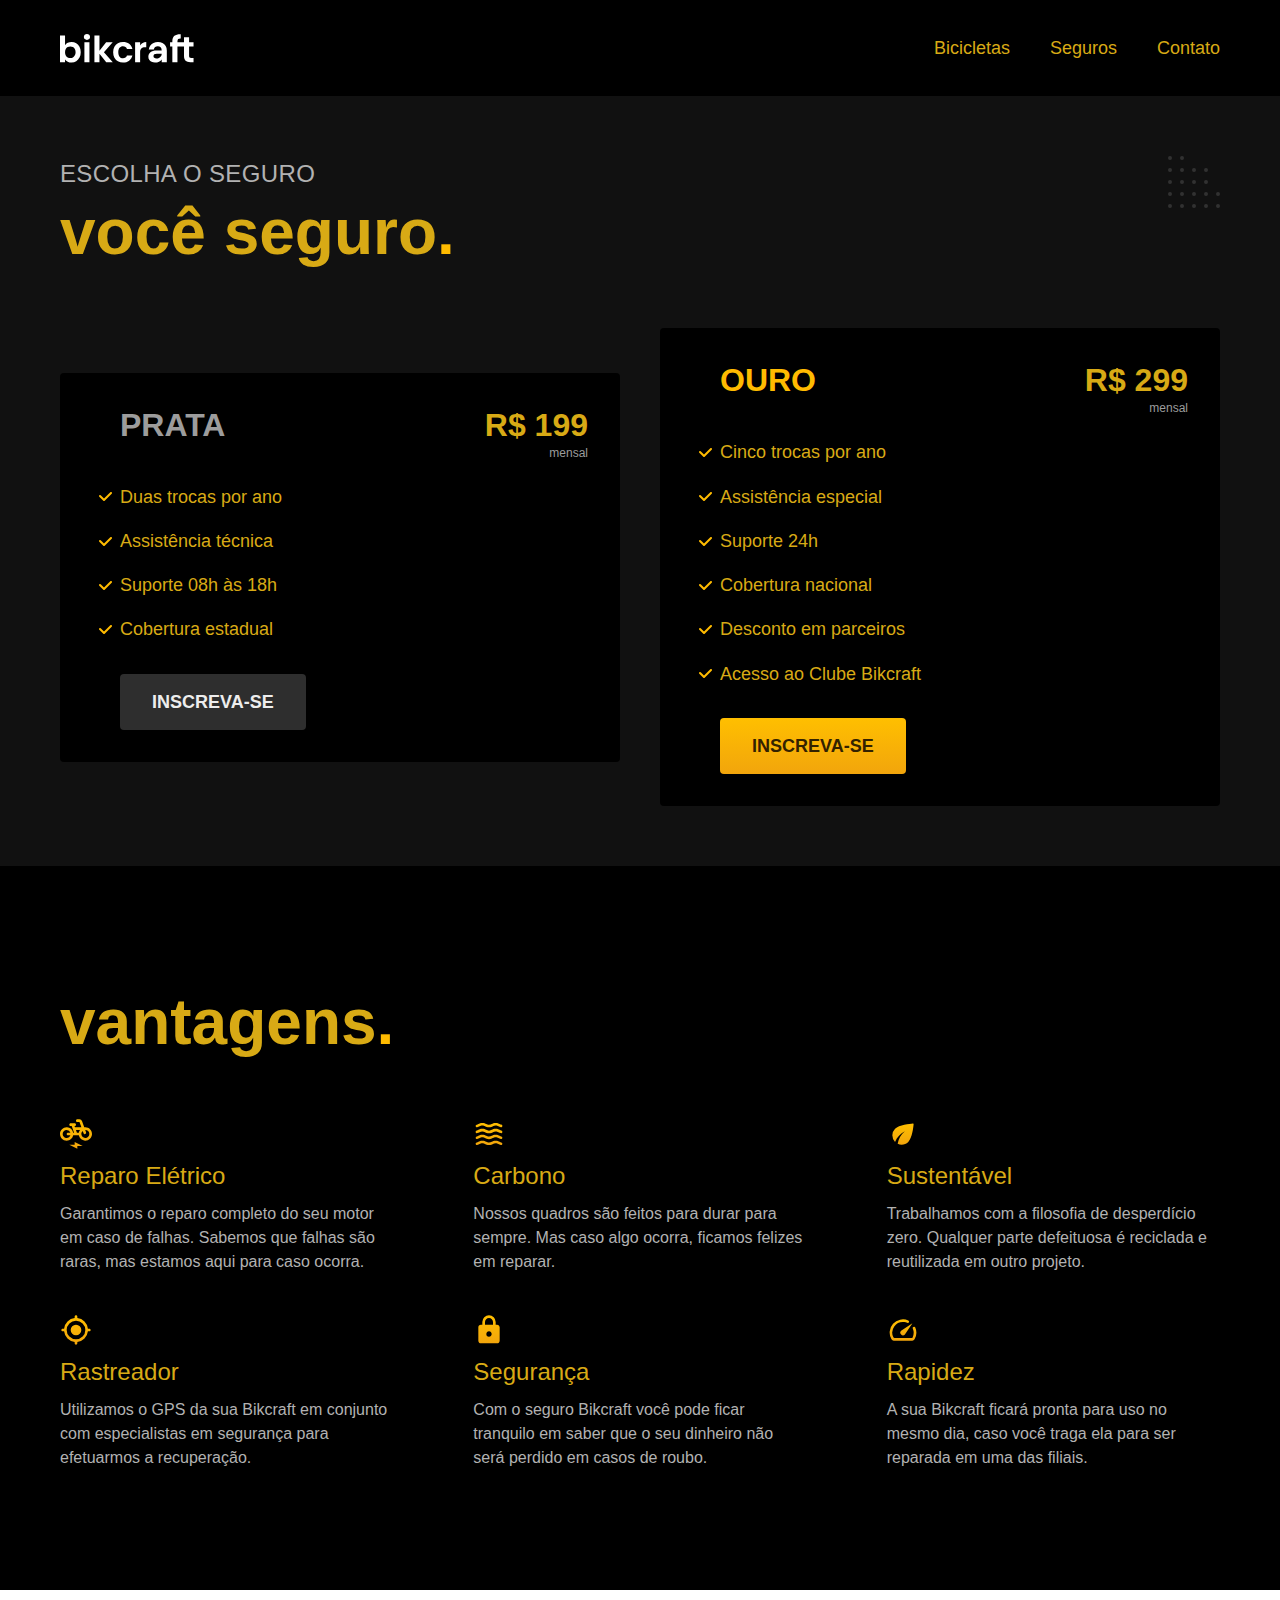
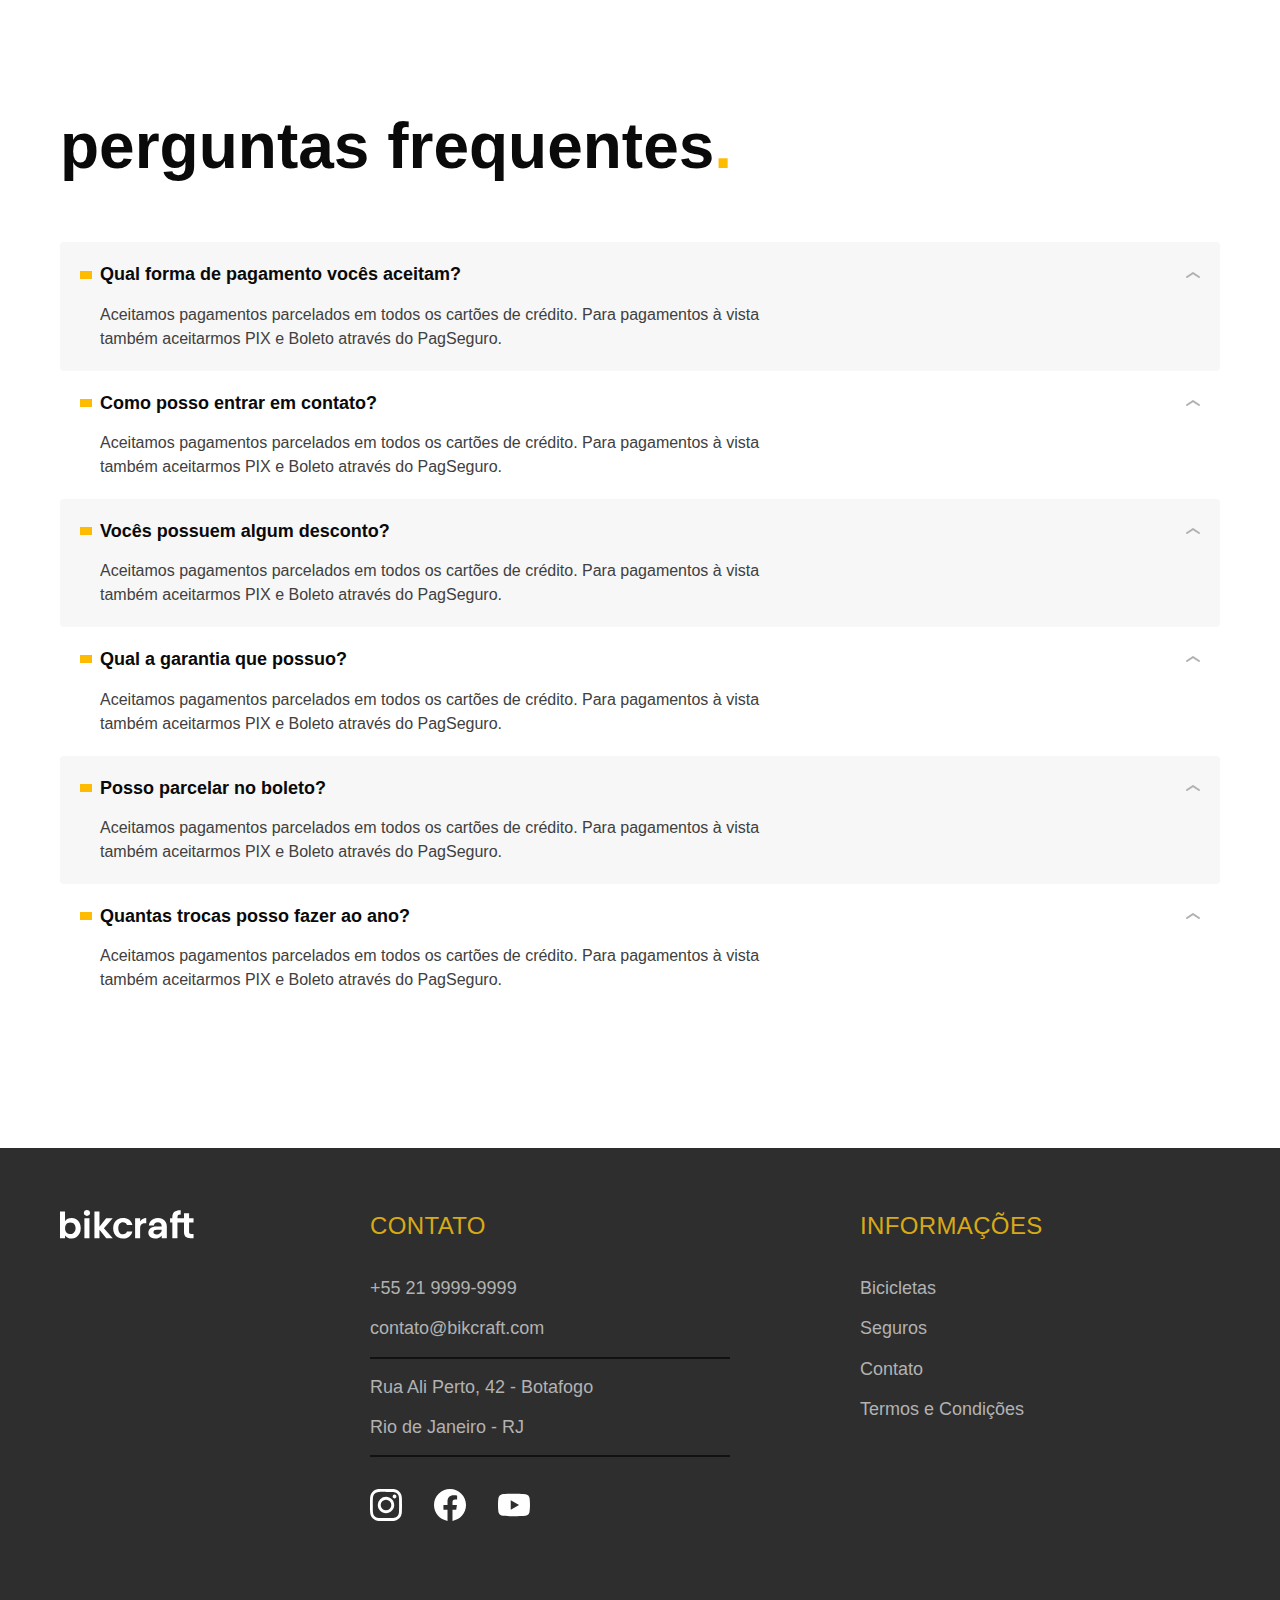
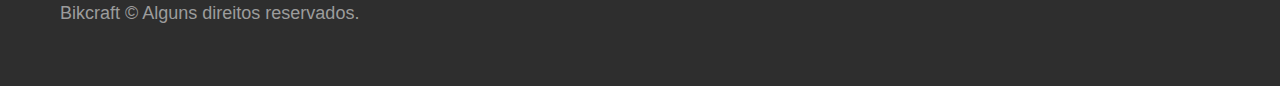
<file: bikcraft/seguros.html>
<!DOCTYPE html>
<html lang="pt-br">

<head>
  <meta charset="UTF-8">
  <meta name="viewport" content="width=device-width, initial-scale=1.0">

  <title>Seguros | Bikcraft</title>
  <meta name="description" content="Seguros.">

  <link rel="preload" href="./css/style.css" as="style">
  <link rel="stylesheet" href="./css/style.css">
</head>

<body id="seguros">
  <header class="header-bg">
    <div class="header container">
      <a href="./">
        <img src="./img/bikcraft.svg" alt="Bikcraft">
      </a>

      <nav aria-label="primaria">
        <ul class="header-menu font-1-m cor-0">
          <li><a href="./bicicletas.html">Bicicletas</a></li>
          <li><a href="./seguros.html">Seguros</a></li>
          <li><a href="./contato.html">Contato</a></li>
        </ul>
      </nav>
    </div>
  </header>

  <main class="seguros-bg">
    <div class="titulo-bg">
      <div class="titulo container">
        <p class="font-2-l-b cor-5">Escolha o seguro</p>
        <h1 class="font-1-xxl cor-0">você seguro<span class="cor-p1">.</span></h1>
      </div>
    </div>

    <div class="seguros container">

      <div class="seguros-item">
        <h3 class="font-1-xl cor-6">PRATA</h3>
        <span class="font-1-xl cor-0">R$ 199 <span class="font-1-xs cor-6">mensal</span></span>
        <ul class="font-2-m cor-0">
          <li>Duas trocas por ano</li>
          <li>Assistência técnica</li>
          <li>Suporte 08h às 18h</li>
          <li>Cobertura estadual</li>
        </ul>
        <a class="botao secundario" href="./orcamento.html">Inscreva-se</a>
      </div>

      <div class="seguros-item">
        <h3 class="font-1-xl cor-p1">OURO</h3>
        <span class="font-1-xl cor-0">R$ 299 <span class="font-1-xs cor-6">mensal</span></span>
        <ul class="font-2-m cor-0">
          <li>Cinco trocas por ano</li>
          <li>Assistência especial</li>
          <li>Suporte 24h</li>
          <li>Cobertura nacional</li>
          <li>Desconto em parceiros</li>
          <li>Acesso ao Clube Bikcraft</li>
        </ul>
        <a class="botao" href="./orcamento.html">Inscreva-se</a>
      </div>
    </div>
  </main>

  <article class="vantagens-bg">
    <div class="vantagens container">
      <h2 class="font-1-xxl cor-0">vantagens<span class="cor-p1">.</span></h2>
      <ul>
        <li>
          <img src="./img/icones/eletrica.svg" alt="">
          <h3 class="font-1-l cor-0">Reparo Elétrico</h3>
          <p class="font-2-s cor-5">Garantimos o reparo completo do seu motor em caso de falhas. Sabemos que falhas são raras, mas estamos aqui para caso ocorra.</p>
        </li>
        <li>
          <img src="./img/icones/carbono.svg" alt="">
          <h3 class="font-1-l cor-0">Carbono</h3>
          <p class="font-2-s cor-5">Nossos quadros são feitos para durar para sempre. Mas caso algo ocorra, ficamos felizes em reparar.</p>
        </li>
        <li>
          <img src="./img/icones/sustentavel.svg" alt="">
          <h3 class="font-1-l cor-0">Sustentável</h3>
          <p class="font-2-s cor-5">Trabalhamos com a filosofia de desperdício zero. Qualquer parte defeituosa é reciclada e reutilizada em outro projeto.</p>
        </li>
        <li>
          <img src="./img/icones/rastreador.svg" alt="">
          <h3 class="font-1-l cor-0">Rastreador</h3>
          <p class="font-2-s cor-5">Utilizamos o GPS da sua Bikcraft em conjunto com especialistas em segurança para efetuarmos a recuperação.</p>
        </li>
        <li>
          <img src="./img/icones/seguro.svg" alt="">
          <h3 class="font-1-l cor-0">Segurança</h3>
          <p class="font-2-s cor-5">Com o seguro Bikcraft você pode ficar tranquilo em saber que o seu dinheiro não será perdido em casos de roubo.</p>
        </li>
        <li>
          <img src="./img/icones/velocidade.svg" alt="">
          <h3 class="font-1-l cor-0">Rapidez</h3>
          <p class="font-2-s cor-5">A sua Bikcraft ficará pronta para uso no mesmo dia, caso você traga ela para ser reparada em uma das filiais.</p>
        </li>
      </ul>
    </div>
  </article>

  <article class="perguntas container">
    <h2 class="font-1-xxl">perguntas frequentes<span class="cor-p1">.</span></h2>

    <dl>
      <div>
        <dt class="font-1-m-b">Qual forma de pagamento vocês aceitam?</dt>
        <dd class="font-2-s cor-9">Aceitamos pagamentos parcelados em todos os cartões de crédito. Para pagamentos à vista também aceitarmos PIX e Boleto através do PagSeguro.</dd>
      </div>
      <div>
        <dt class="font-1-m-b">Como posso entrar em contato?</dt>
        <dd class="font-2-s cor-9">Aceitamos pagamentos parcelados em todos os cartões de crédito. Para pagamentos à vista também aceitarmos PIX e Boleto através do PagSeguro.</dd>
      </div>
      <div>
        <dt class="font-1-m-b">Vocês possuem algum desconto?</dt>
        <dd class="font-2-s cor-9">Aceitamos pagamentos parcelados em todos os cartões de crédito. Para pagamentos à vista também aceitarmos PIX e Boleto através do PagSeguro.</dd>
      </div>
      <div>
        <dt class="font-1-m-b">Qual a garantia que possuo?</dt>
        <dd class="font-2-s cor-9">Aceitamos pagamentos parcelados em todos os cartões de crédito. Para pagamentos à vista também aceitarmos PIX e Boleto através do PagSeguro.</dd>
      </div>
      <div>
        <dt class="font-1-m-b">Posso parcelar no boleto?</dt>
        <dd class="font-2-s cor-9">Aceitamos pagamentos parcelados em todos os cartões de crédito. Para pagamentos à vista também aceitarmos PIX e Boleto através do PagSeguro.</dd>
      </div>
      <div>
        <dt class="font-1-m-b">Quantas trocas posso fazer ao ano?</dt>
        <dd class="font-2-s cor-9">Aceitamos pagamentos parcelados em todos os cartões de crédito. Para pagamentos à vista também aceitarmos PIX e Boleto através do PagSeguro.</dd>
      </div>
    </dl>
  </article>

  <footer class="footer-bg">
    <div class="footer container">
      <img src="./img/bikcraft.svg" alt="Bikcraft">
      <div class="footer-contato">
        <h3 class="font-2-l-b cor-0">Contato</h3>
        <ul class="font-2-m cor-5">
          <li><a href="tel:+552199999999">+55 21 9999-9999</a></li>
          <li><a href="mailto:contato@bikcraft.com">contato@bikcraft.com</a></li>
          <li>Rua Ali Perto, 42 - Botafogo</li>
          <li>Rio de Janeiro - RJ</li>
        </ul>
        <div class="footer-redes">
          <a href="./">
            <img src="./img/redes/instagram.svg" alt="Instagram">
          </a>
          <a href="./">
            <img src="./img/redes/facebook.svg" alt="Facebook">
          </a>
          <a href="./">
            <img src="./img/redes/youtube.svg" alt="Youtube">
          </a>
        </div>
      </div>
      <div class="footer-informacoes">
        <h3 class="font-2-l-b cor-0">Informações</h3>
        <nav>
          <ul class="font-1-m cor-5">
            <li><a href="./bicicletas.html">Bicicletas</a></li>
            <li><a href="./seguros.html">Seguros</a></li>
            <li><a href="./contato.html">Contato</a></li>
            <li><a href="./termos.html">Termos e Condições</a></li>
          </ul>
        </nav>
      </div>
      <p class="footer-copy font-2-m cor-6">Bikcraft © Alguns direitos reservados.</p>
    </div>
  </footer>
</body>

</html>
</file>
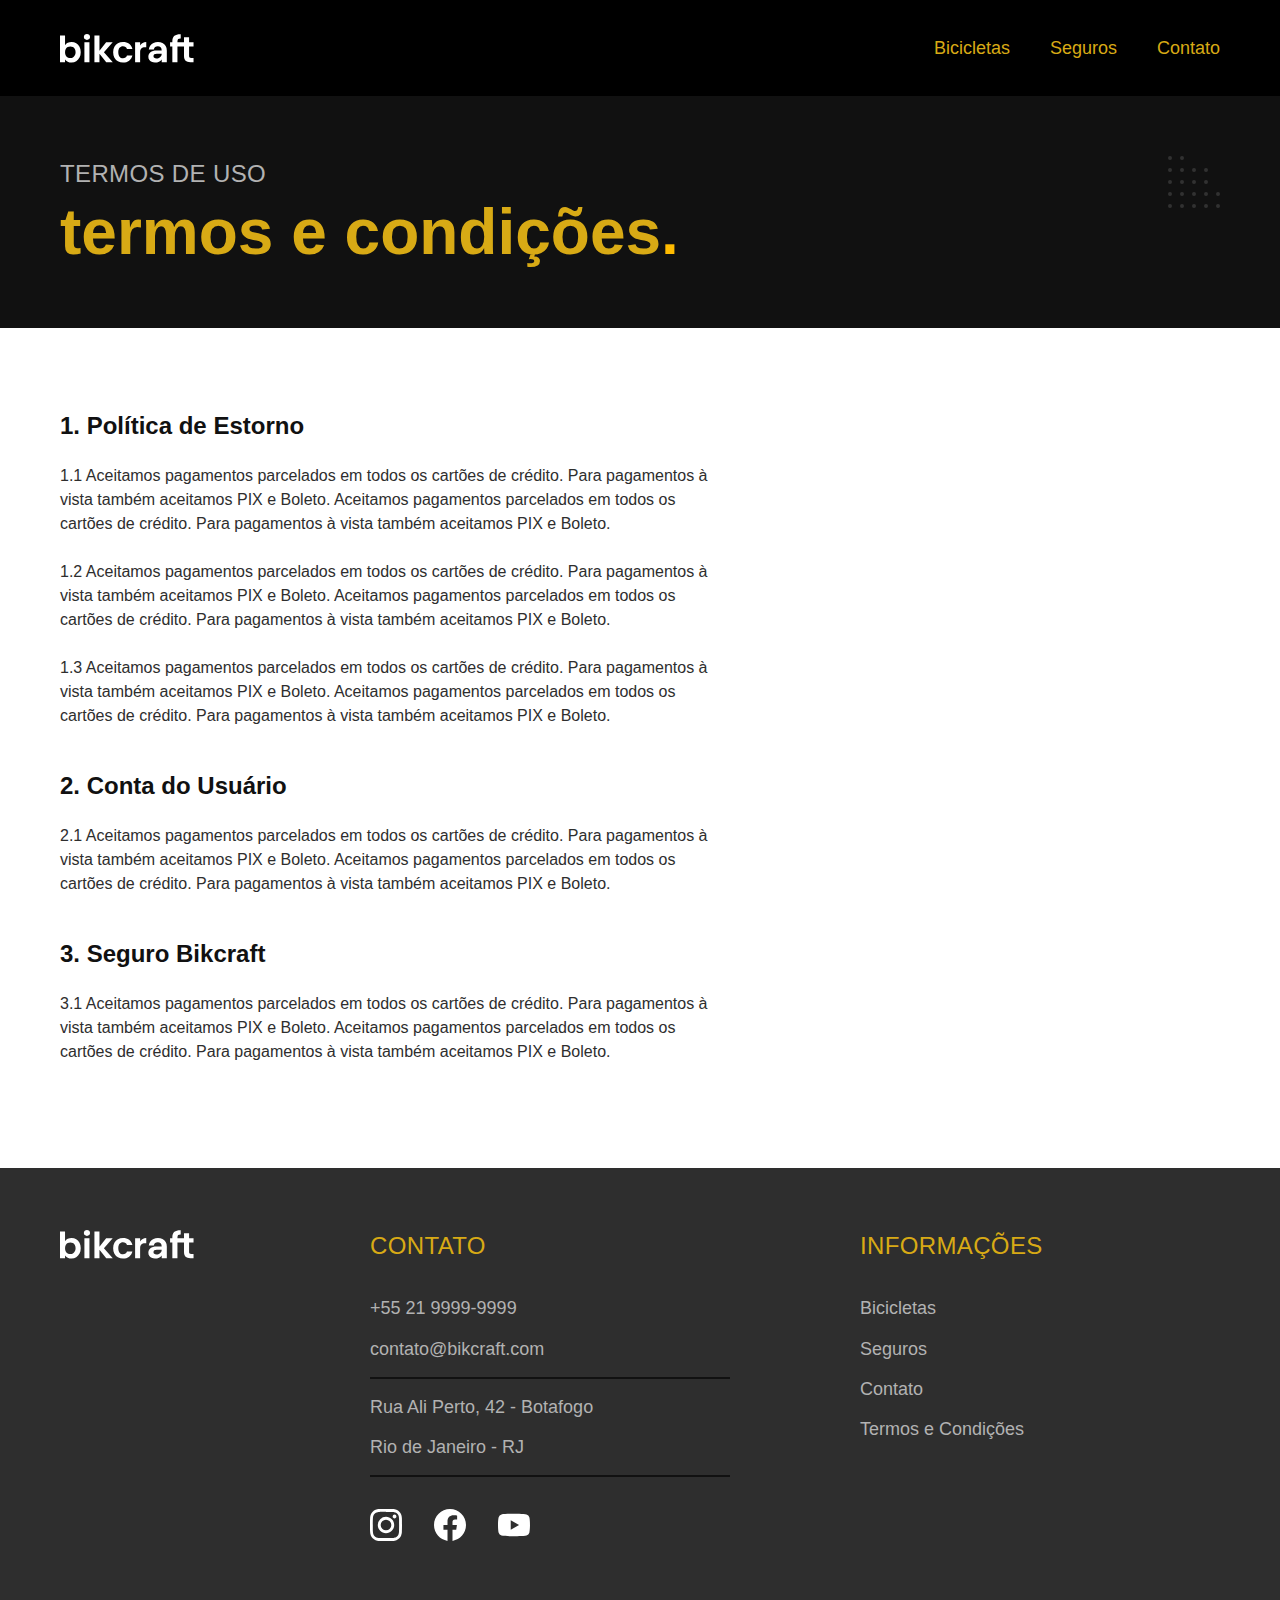
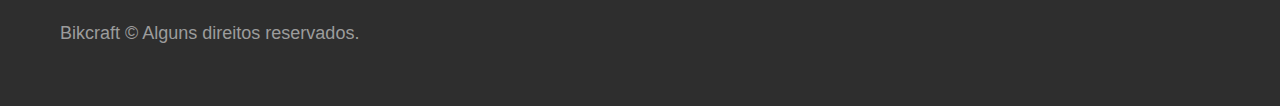
<file: bikcraft/termos.html>
<!DOCTYPE html>
<html lang="pt-br">

<head>
  <meta charset="UTF-8">
  <meta name="viewport" content="width=device-width, initial-scale=1.0">

  <title>Termos e Condições | Bikcraft</title>
  <meta name="description" content="Termos e condições.">

  <link rel="preload" href="./css/style.css" as="style">
  <link rel="stylesheet" href="./css/style.css">
</head>

<body id="termos">
  <header class="header-bg">
    <div class="header container">
      <a href="./">
        <img src="./img/bikcraft.svg" alt="Bikcraft">
      </a>

      <nav aria-label="primaria">
        <ul class="header-menu font-1-m cor-0">
          <li><a href="./bicicletas.html">Bicicletas</a></li>
          <li><a href="./seguros.html">Seguros</a></li>
          <li><a href="./contato.html">Contato</a></li>
        </ul>
      </nav>
    </div>
  </header>

  <main>
    <div class="titulo-bg">
      <div class="titulo container">
        <p class="font-2-l-b cor-5">Termos de uso</p>
        <h1 class="font-1-xxl cor-0">termos e condições<span class="cor-p1">.</span></h1>
      </div>
    </div>

    <div class="termos font-2-s cor-10 container">
      <h2 class="font-1-l cor-11">1. Política de Estorno</h2>
      <p>1.1 Aceitamos pagamentos parcelados em todos os cartões de crédito. Para pagamentos à vista também aceitamos PIX e Boleto. Aceitamos pagamentos parcelados em todos os cartões de crédito. Para pagamentos à vista também aceitamos PIX e Boleto.</p>
      <p>1.2 Aceitamos pagamentos parcelados em todos os cartões de crédito. Para pagamentos à vista também aceitamos PIX e Boleto. Aceitamos pagamentos parcelados em todos os cartões de crédito. Para pagamentos à vista também aceitamos PIX e Boleto.</p>
      <p>1.3 Aceitamos pagamentos parcelados em todos os cartões de crédito. Para pagamentos à vista também aceitamos PIX e Boleto. Aceitamos pagamentos parcelados em todos os cartões de crédito. Para pagamentos à vista também aceitamos PIX e Boleto.</p>
      <h2 class="font-1-l cor-11">2. Conta do Usuário</h2>
      <p>2.1 Aceitamos pagamentos parcelados em todos os cartões de crédito. Para pagamentos à vista também aceitamos PIX e Boleto. Aceitamos pagamentos parcelados em todos os cartões de crédito. Para pagamentos à vista também aceitamos PIX e Boleto.</p>
      <h2 class="font-1-l cor-11">3. Seguro Bikcraft</h2>
      <p>3.1 Aceitamos pagamentos parcelados em todos os cartões de crédito. Para pagamentos à vista também aceitamos PIX e Boleto. Aceitamos pagamentos parcelados em todos os cartões de crédito. Para pagamentos à vista também aceitamos PIX e Boleto.</p>
    </div>
  </main>

  <footer class="footer-bg">
    <div class="footer container">
      <img src="./img/bikcraft.svg" alt="Bikcraft">
      <div class="footer-contato">
        <h3 class="font-2-l-b cor-0">Contato</h3>
        <ul class="font-2-m cor-5">
          <li><a href="tel:+552199999999">+55 21 9999-9999</a></li>
          <li><a href="mailto:contato@bikcraft.com">contato@bikcraft.com</a></li>
          <li>Rua Ali Perto, 42 - Botafogo</li>
          <li>Rio de Janeiro - RJ</li>
        </ul>
        <div class="footer-redes">
          <a href="./">
            <img src="./img/redes/instagram.svg" alt="Instagram">
          </a>
          <a href="./">
            <img src="./img/redes/facebook.svg" alt="Facebook">
          </a>
          <a href="./">
            <img src="./img/redes/youtube.svg" alt="Youtube">
          </a>
        </div>
      </div>
      <div class="footer-informacoes">
        <h3 class="font-2-l-b cor-0">Informações</h3>
        <nav>
          <ul class="font-1-m cor-5">
            <li><a href="./bicicletas.html">Bicicletas</a></li>
            <li><a href="./seguros.html">Seguros</a></li>
            <li><a href="./contato.html">Contato</a></li>
            <li><a href="./termos.html">Termos e Condições</a></li>
          </ul>
        </nav>
      </div>
      <p class="footer-copy font-2-m cor-6">Bikcraft © Alguns direitos reservados.</p>
    </div>
  </footer>
</body>

</html>
</file>
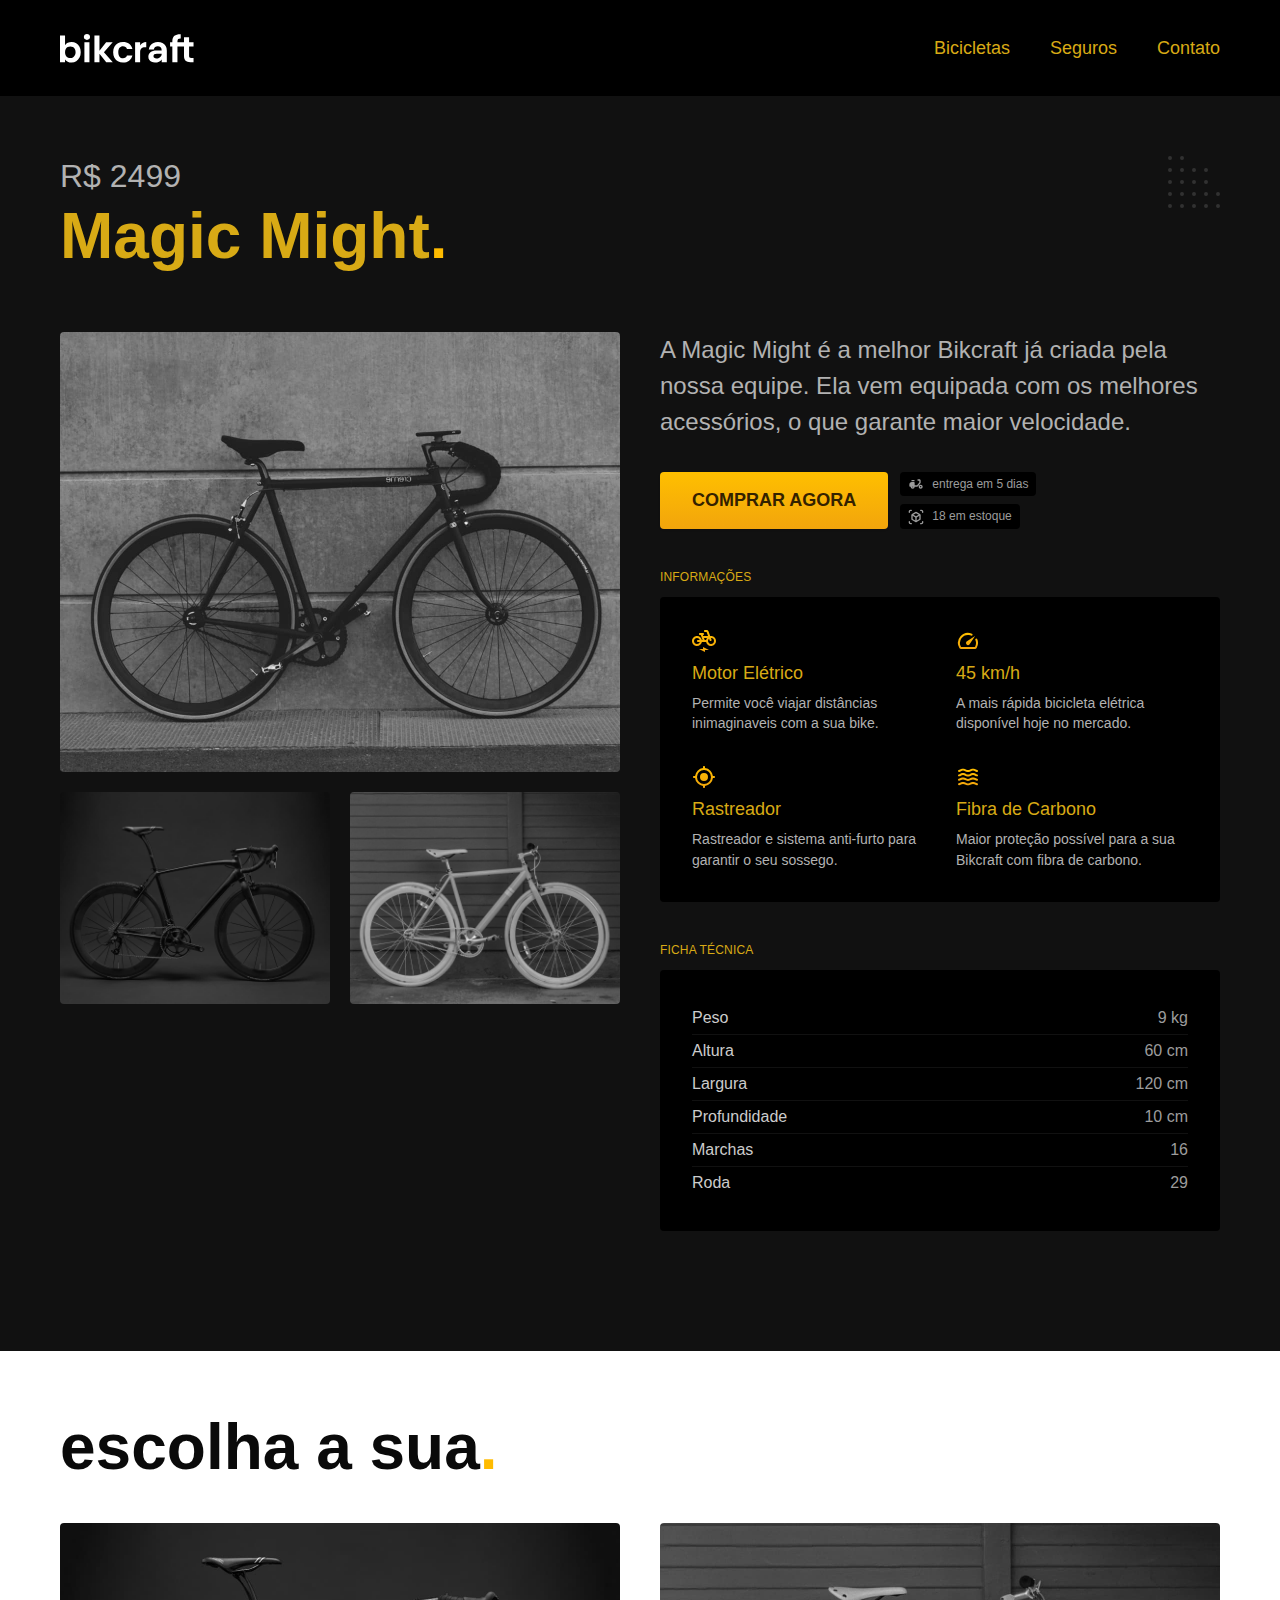
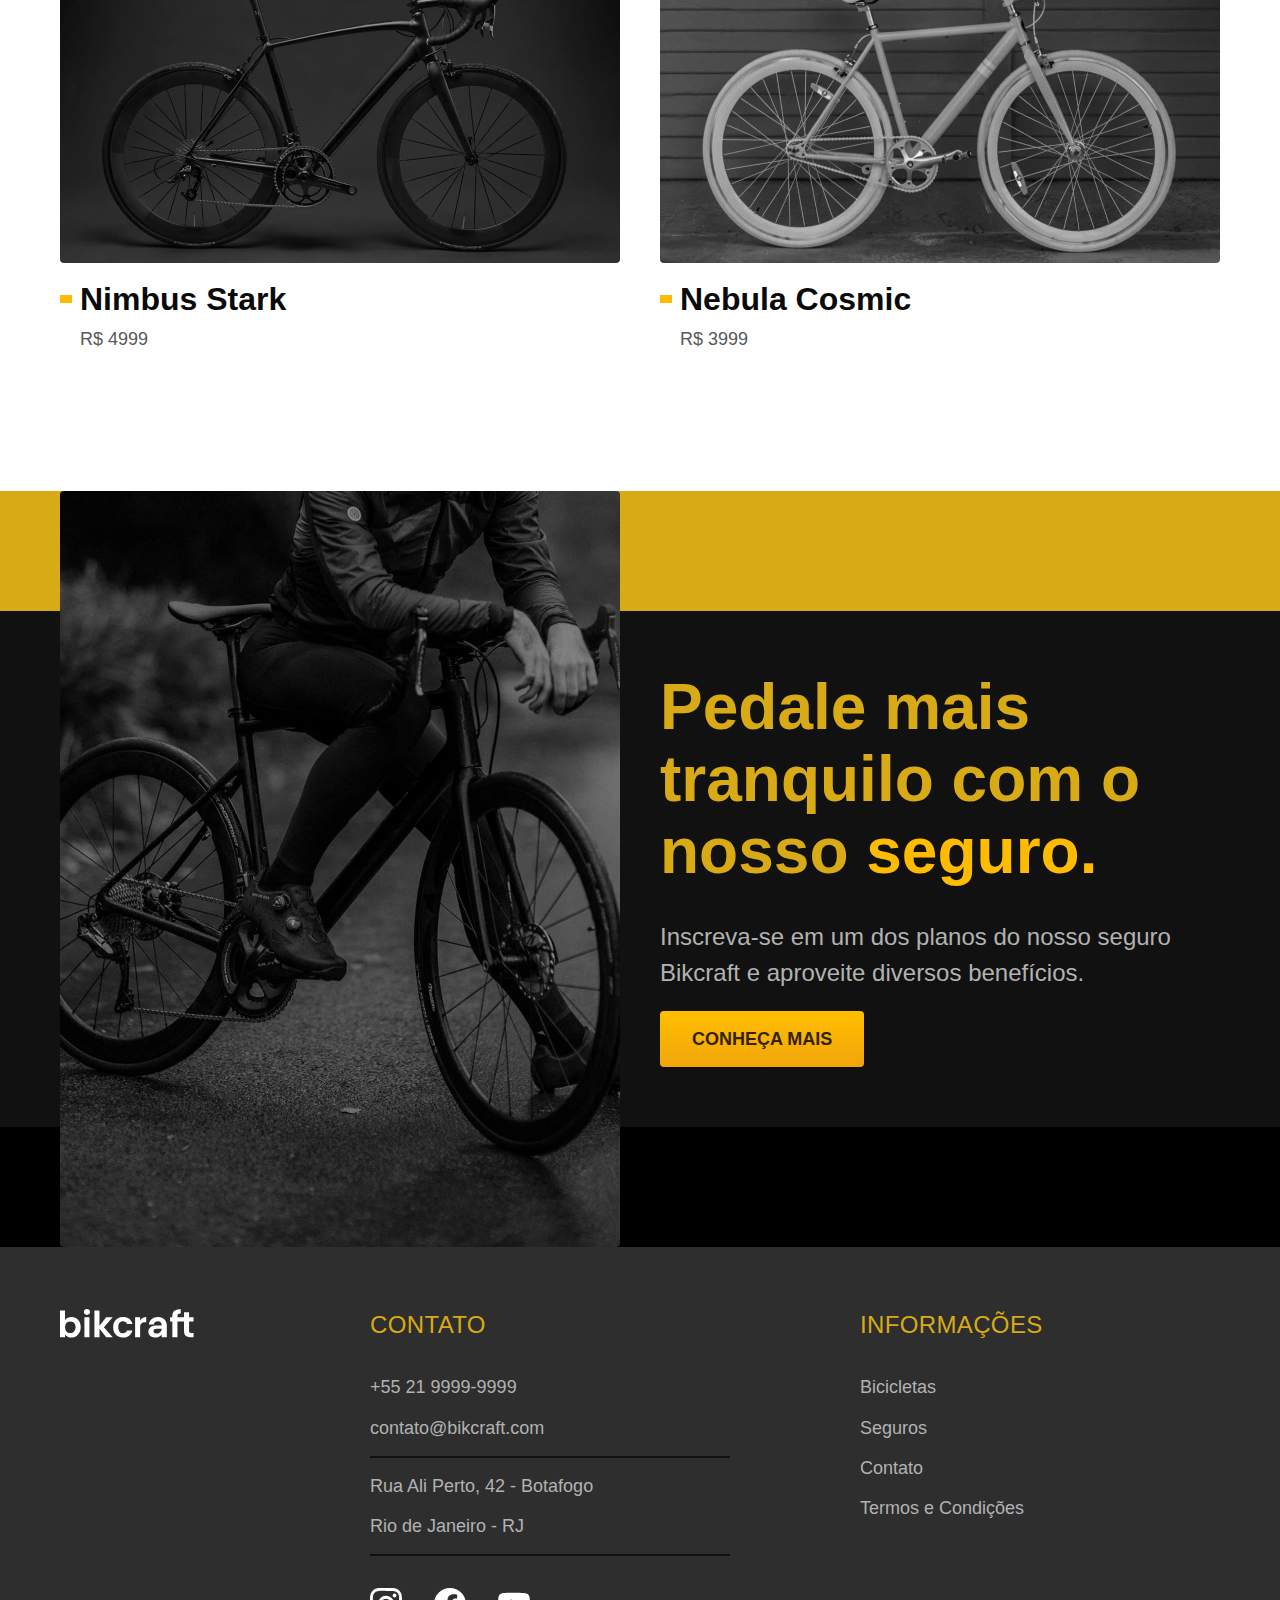
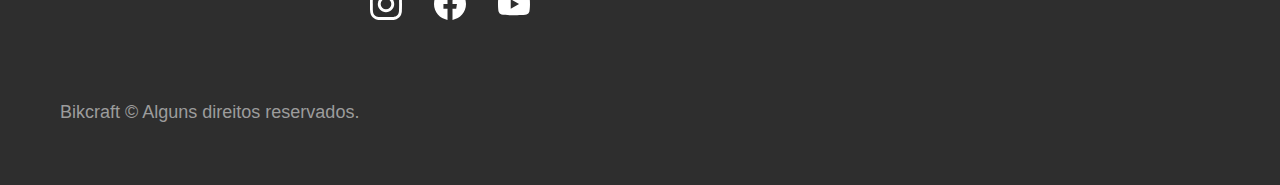
<file: bikcraft/bicicletas/magic.html>
<!DOCTYPE html>
<html lang="pt-br">

<head>
  <meta charset="UTF-8">
  <meta name="viewport" content="width=device-width, initial-scale=1.0">

  <title>Magic | Bikcraft</title>
  <meta name="description" content="Magic.">

  <link rel="preload" href="../css/style.css" as="style">
  <link rel="stylesheet" href="../css/style.css">
</head>

<body id="bicicleta">
  <header class="header-bg">
    <div class="header container">
      <a href="../">
        <img src="../img/bikcraft.svg" alt="Bikcraft">
      </a>

      <nav aria-label="primaria">
        <ul class="header-menu font-1-m cor-0">
          <li><a href="../bicicletas.html">Bicicletas</a></li>
          <li><a href="../seguros.html">Seguros</a></li>
          <li><a href="../contato.html">Contato</a></li>
        </ul>
      </nav>
    </div>
  </header>

  <main class="titulo-bg">
    <div>
      <div class="titulo container">
        <p class="font-2-xl cor-5">R$ 2499</p>
        <h1 class="font-1-xxl cor-0">Magic Might<span class="cor-p1">.</span></h1>
      </div>
    </div>
    <div class="bicicleta container">
      <div class="bicicleta-imagens">
        <img src="../img/bicicleta/nimbus2.jpg" alt="">
        <img src="../img/bicicleta/nimbus1.jpg" alt="">
        <img src="../img/bicicleta/nimbus3.jpg" alt="">
      </div>
      <div class="bicicleta-conteudo">
        <p class="font-2-l cor-5">A Magic Might é a melhor Bikcraft já criada pela nossa equipe. Ela vem equipada com os melhores acessórios, o que garante maior velocidade.</p>
        <div class="bicicleta-comprar">
          <a class="botao" href="../orcamento.html">Comprar Agora</a>
          <span class="font-1-xs cor-6"><img src="../img/icones/entrega.svg" alt=""> entrega em 5 dias</span>
          <span class="font-1-xs cor-6"><img src="../img/icones/estoque.svg" alt=""> 18 em estoque</span>
        </div>

        <h2 class="font-1-xs cor-0">Informações</h2>
        <ul class="bicicleta-informacoes">
          <li>
            <img src="../img/icones/eletrica.svg" alt="">
            <h3 class="font-1-m cor-0">Motor Elétrico</h3>
            <p class="font-2-xs cor-5">Permite você viajar distâncias inimaginaveis com a sua bike.</p>
          </li>
          <li>
            <img src="../img/icones/velocidade.svg" alt="">
            <h3 class="font-1-m cor-0">45 km/h</h3>
            <p class="font-2-xs cor-5">A mais rápida bicicleta elétrica disponível hoje no mercado.</p>
          </li>
          <li>
            <img src="../img/icones/rastreador.svg" alt="">
            <h3 class="font-1-m cor-0">Rastreador</h3>
            <p class="font-2-xs cor-5">Rastreador e sistema anti-furto para garantir o seu sossego.</p>
          </li>
          <li>
            <img src="../img/icones/carbono.svg" alt="">
            <h3 class="font-1-m cor-0">Fibra de Carbono</h3>
            <p class="font-2-xs cor-5">Maior proteção possível para a sua Bikcraft com fibra de carbono.</p>
          </li>
        </ul>
        <h2 class="font-1-xs cor-0">Ficha Técnica</h2>
        <ul class="bicicleta-ficha font-2-s cor-4">
          <li>Peso <span>9 kg</span></li>
          <li>Altura <span>60 cm</span></li>
          <li>Largura <span>120 cm</span></li>
          <li>Profundidade <span>10 cm</span></li>
          <li>Marchas <span>16</span></li>
          <li>Roda <span>29</span></li>
        </ul>
      </div>
    </div>
  </main>

  <article class="bicicletas-lista container">
    <h2 class="font-1-xxl">escolha a sua<span class="cor-p1">.</span></h2>

    <ul>
      <li>
        <a href="./nimbus.html">
          <img src="../img/bicicletas/nimbus.jpg" alt="Bicicleta preta">
          <h3 class="font-1-xl">Nimbus Stark</h3>
          <span class="font-2-m cor-8">R$ 4999</span>
        </a>
      </li>
      <li>
        <a href="./nebula.html">
          <img src="../img/bicicletas/nebula.jpg" alt="Bicicleta preta">
          <h3 class="font-1-xl">Nebula Cosmic</h3>
          <span class="font-2-m cor-8">R$ 3999</span>
        </a>
      </li>
    </ul>
  </article>

  <article class="seguro-bg">
    <div class="seguro container">
      <div class="seguro-imagem">
        <img src="../img/fotos/seguros.jpg" alt="Pessoa parada em cima de uma bicicleta.">
      </div>
      <div class="seguro-conteudo">
        <h2 class="font-1-xxl cor-0">Pedale mais tranquilo com o nosso <span class="cor-p1">seguro.</span></h2>
        <p class="font-2-l cor-5">Inscreva-se em um dos planos do nosso seguro Bikcraft e aproveite diversos benefícios.</p>
        <a class="botao" href="../seguros.html">Conheça Mais</a>
      </div>
    </div>
  </article>

  <footer class="footer-bg">
    <div class="footer container">
      <img src="../img/bikcraft.svg" alt="Bikcraft">
      <div class="footer-contato">
        <h3 class="font-2-l-b cor-0">Contato</h3>
        <ul class="font-2-m cor-5">
          <li><a href="tel:+552199999999">+55 21 9999-9999</a></li>
          <li><a href="mailto:contato@bikcraft.com">contato@bikcraft.com</a></li>
          <li>Rua Ali Perto, 42 - Botafogo</li>
          <li>Rio de Janeiro - RJ</li>
        </ul>
        <div class="footer-redes">
          <a href="../">
            <img src="../img/redes/instagram.svg" alt="Instagram">
          </a>
          <a href="../">
            <img src="../img/redes/facebook.svg" alt="Facebook">
          </a>
          <a href="../">
            <img src="../img/redes/youtube.svg" alt="Youtube">
          </a>
        </div>
      </div>
      <div class="footer-informacoes">
        <h3 class="font-2-l-b cor-0">Informações</h3>
        <nav>
          <ul class="font-1-m cor-5">
            <li><a href="../bicicletas.html">Bicicletas</a></li>
            <li><a href="../seguros.html">Seguros</a></li>
            <li><a href="../contato.html">Contato</a></li>
            <li><a href="../termos.html">Termos e Condições</a></li>
          </ul>
        </nav>
      </div>
      <p class="footer-copy font-2-m cor-6">Bikcraft © Alguns direitos reservados.</p>
    </div>
  </footer>
</body>

</html>
</file>
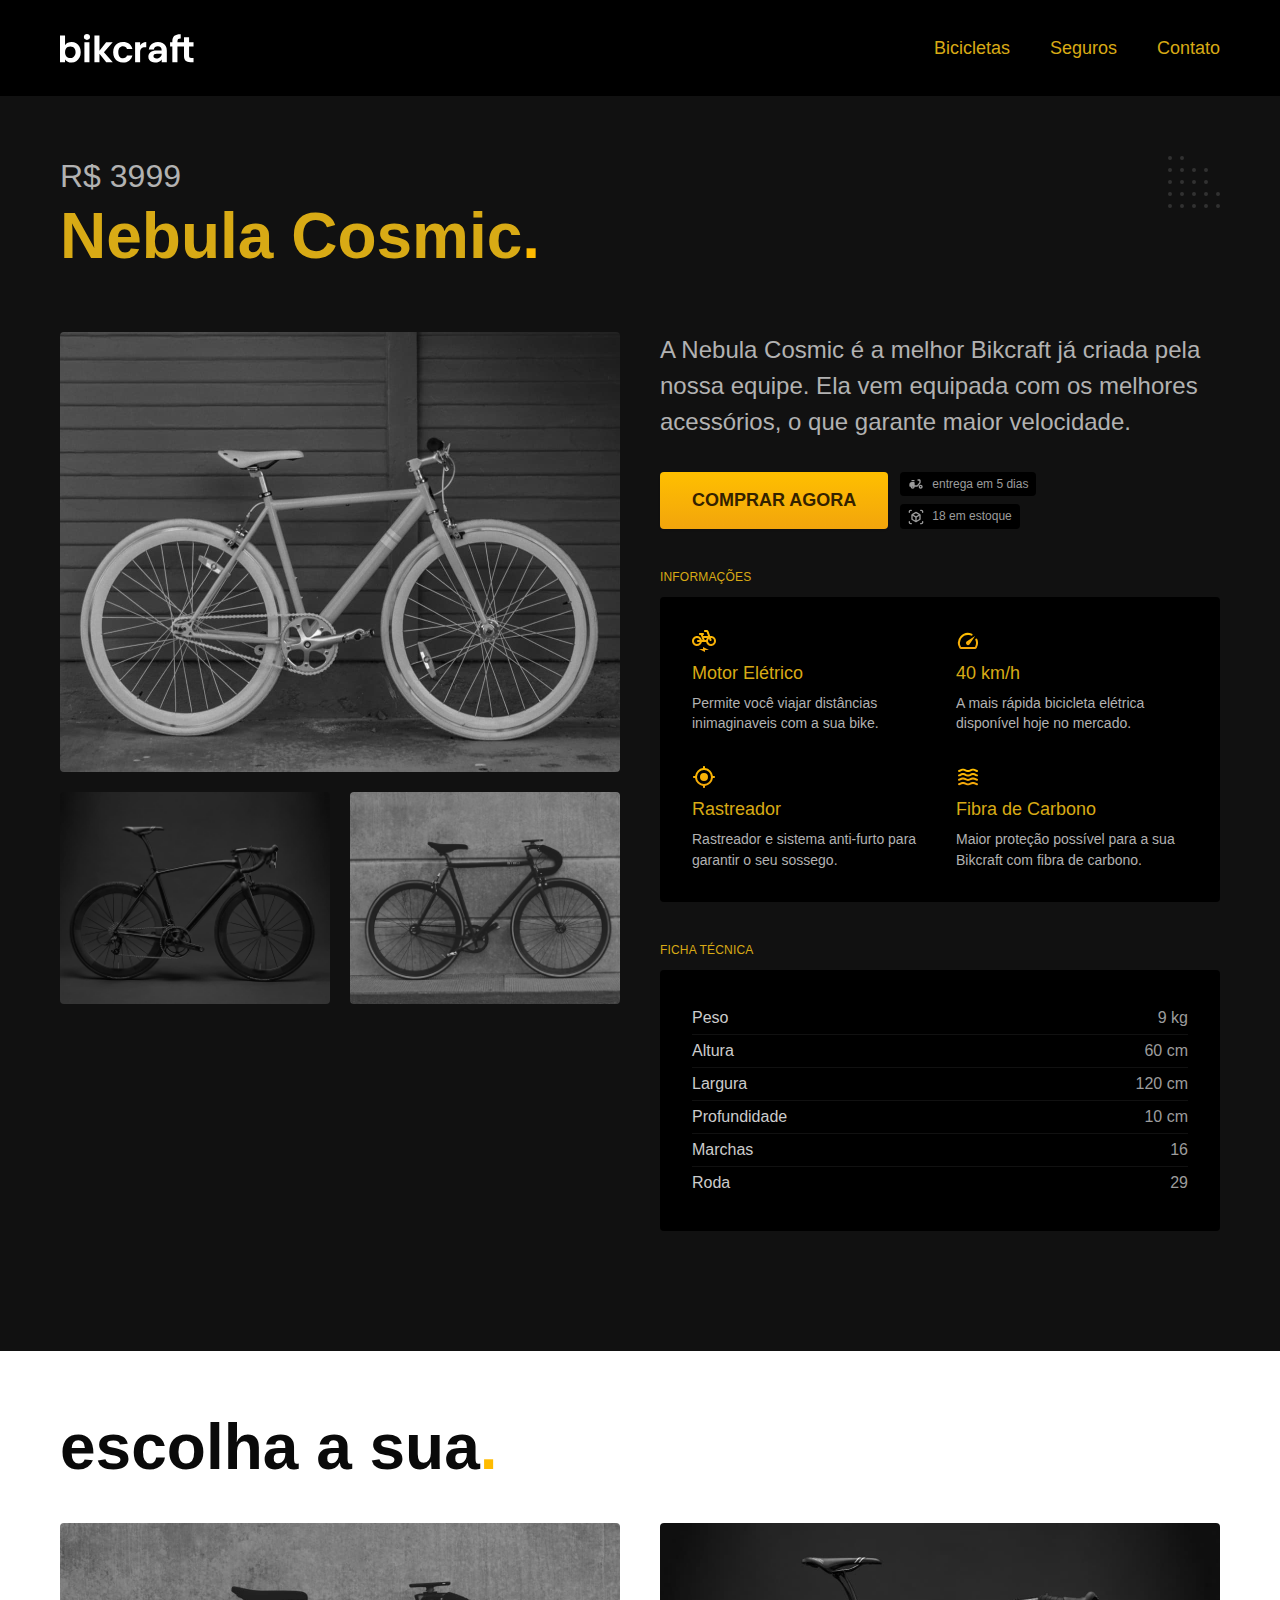
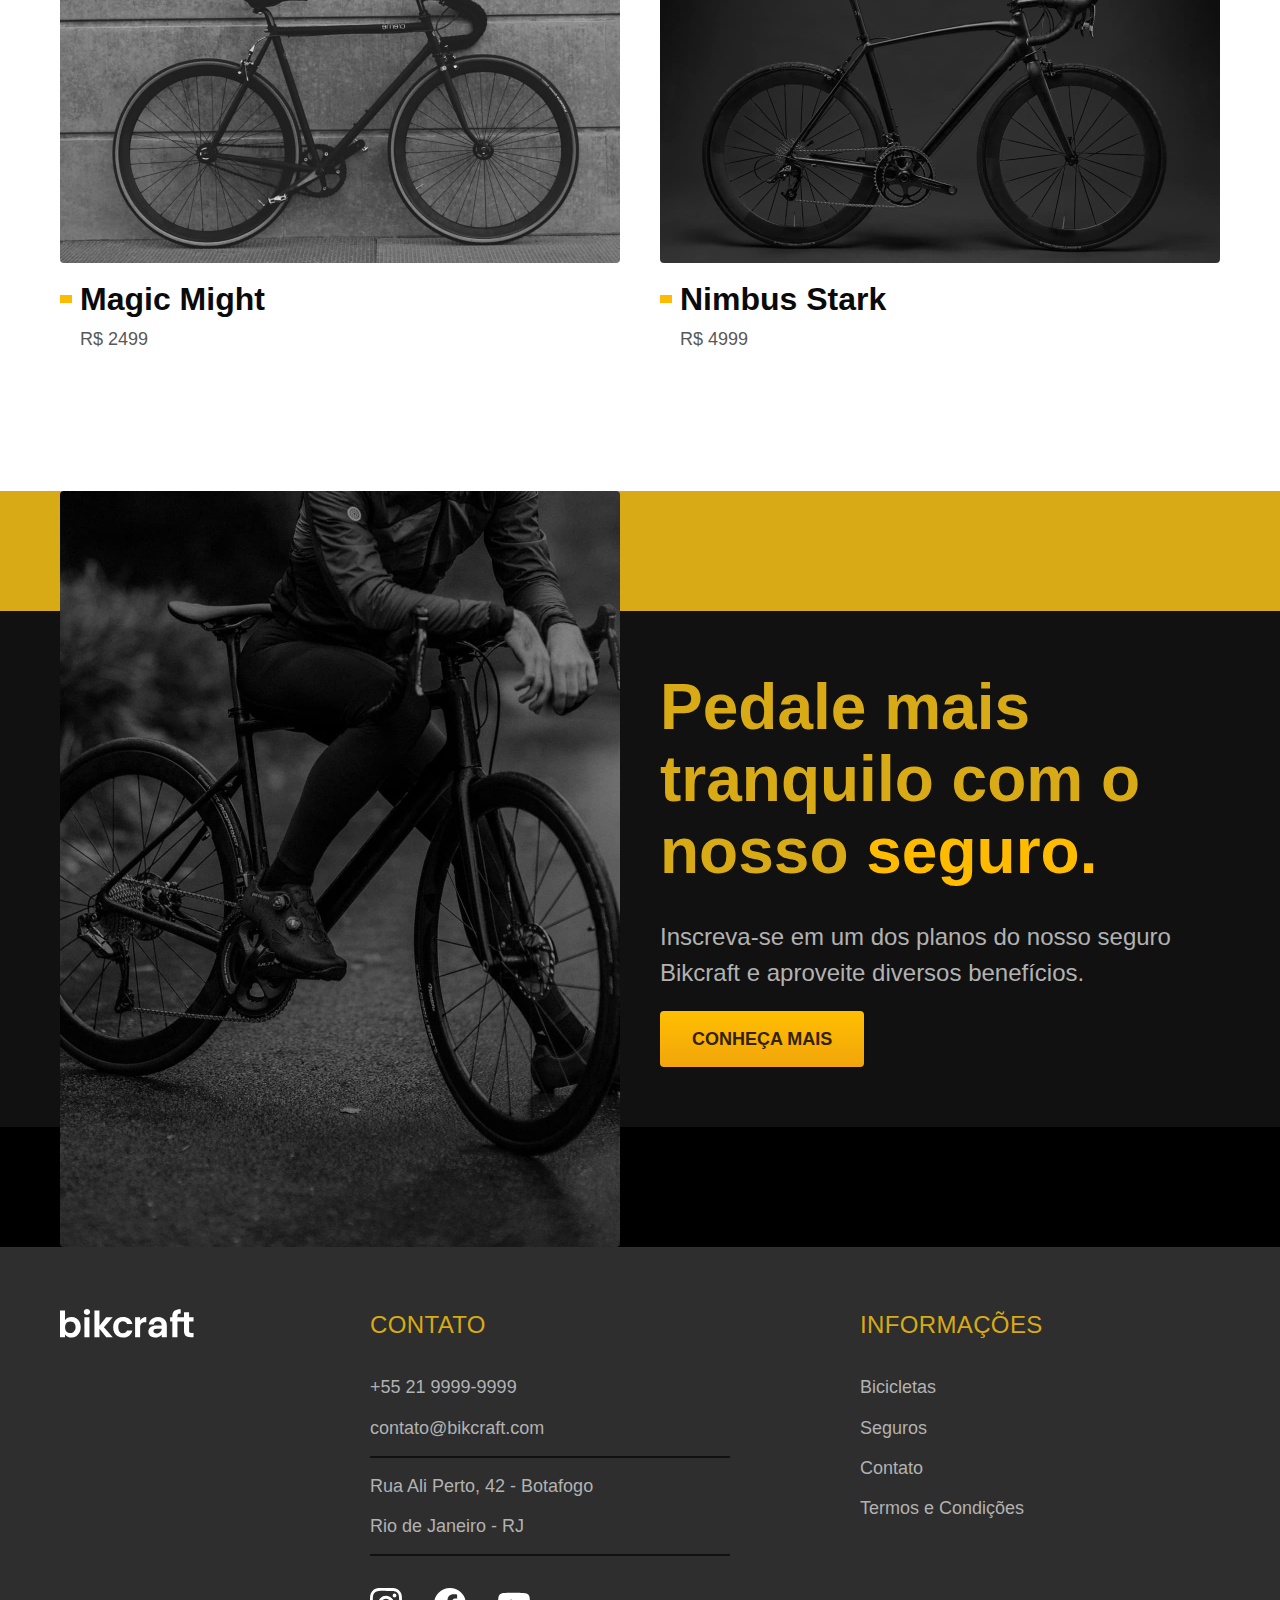
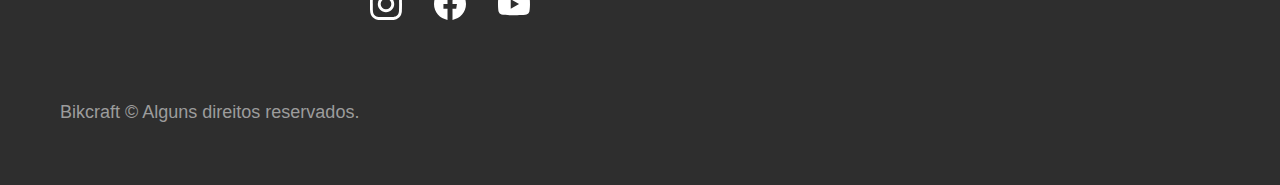
<file: bikcraft/bicicletas/nebula.html>
<!DOCTYPE html>
<html lang="pt-br">

<head>
  <meta charset="UTF-8">
  <meta name="viewport" content="width=device-width, initial-scale=1.0">

  <title>Nebula | Bikcraft</title>
  <meta name="description" content="Nebula.">

  <link rel="preload" href="../css/style.css" as="style">
  <link rel="stylesheet" href="../css/style.css">
</head>

<body id="bicicleta">
  <header class="header-bg">
    <div class="header container">
      <a href="../">
        <img src="../img/bikcraft.svg" alt="Bikcraft">
      </a>

      <nav aria-label="primaria">
        <ul class="header-menu font-1-m cor-0">
          <li><a href="../bicicletas.html">Bicicletas</a></li>
          <li><a href="../seguros.html">Seguros</a></li>
          <li><a href="../contato.html">Contato</a></li>
        </ul>
      </nav>
    </div>
  </header>

  <main class="titulo-bg">
    <div>
      <div class="titulo container">
        <p class="font-2-xl cor-5">R$ 3999</p>
        <h1 class="font-1-xxl cor-0">Nebula Cosmic<span class="cor-p1">.</span></h1>
      </div>
    </div>
    <div class="bicicleta container">
      <div class="bicicleta-imagens">
        <img src="../img/bicicleta/nimbus3.jpg" alt="">
        <img src="../img/bicicleta/nimbus1.jpg" alt="">
        <img src="../img/bicicleta/nimbus2.jpg" alt="">
      </div>
      <div class="bicicleta-conteudo">
        <p class="font-2-l cor-5">A Nebula Cosmic é a melhor Bikcraft já criada pela nossa equipe. Ela vem equipada com os melhores acessórios, o que garante maior velocidade.</p>
        <div class="bicicleta-comprar">
          <a class="botao" href="../orcamento.html">Comprar Agora</a>
          <span class="font-1-xs cor-6"><img src="../img/icones/entrega.svg" alt=""> entrega em 5 dias</span>
          <span class="font-1-xs cor-6"><img src="../img/icones/estoque.svg" alt=""> 18 em estoque</span>
        </div>

        <h2 class="font-1-xs cor-0">Informações</h2>
        <ul class="bicicleta-informacoes">
          <li>
            <img src="../img/icones/eletrica.svg" alt="">
            <h3 class="font-1-m cor-0">Motor Elétrico</h3>
            <p class="font-2-xs cor-5">Permite você viajar distâncias inimaginaveis com a sua bike.</p>
          </li>
          <li>
            <img src="../img/icones/velocidade.svg" alt="">
            <h3 class="font-1-m cor-0">40 km/h</h3>
            <p class="font-2-xs cor-5">A mais rápida bicicleta elétrica disponível hoje no mercado.</p>
          </li>
          <li>
            <img src="../img/icones/rastreador.svg" alt="">
            <h3 class="font-1-m cor-0">Rastreador</h3>
            <p class="font-2-xs cor-5">Rastreador e sistema anti-furto para garantir o seu sossego.</p>
          </li>
          <li>
            <img src="../img/icones/carbono.svg" alt="">
            <h3 class="font-1-m cor-0">Fibra de Carbono</h3>
            <p class="font-2-xs cor-5">Maior proteção possível para a sua Bikcraft com fibra de carbono.</p>
          </li>
        </ul>
        <h2 class="font-1-xs cor-0">Ficha Técnica</h2>
        <ul class="bicicleta-ficha font-2-s cor-4">
          <li>Peso <span>9 kg</span></li>
          <li>Altura <span>60 cm</span></li>
          <li>Largura <span>120 cm</span></li>
          <li>Profundidade <span>10 cm</span></li>
          <li>Marchas <span>16</span></li>
          <li>Roda <span>29</span></li>
        </ul>
      </div>
    </div>
  </main>

  <article class="bicicletas-lista container">
    <h2 class="font-1-xxl">escolha a sua<span class="cor-p1">.</span></h2>

    <ul>
      <li>
        <a href="./magic.html">
          <img src="../img/bicicletas/magic.jpg" alt="Bicicleta preta">
          <h3 class="font-1-xl">Magic Might</h3>
          <span class="font-2-m cor-8">R$ 2499</span>
        </a>
      </li>
      <li>
        <a href="./nimbus.html">
          <img src="../img/bicicletas/nimbus.jpg" alt="Bicicleta preta">
          <h3 class="font-1-xl">Nimbus Stark</h3>
          <span class="font-2-m cor-8">R$ 4999</span>
        </a>
      </li>
    </ul>
  </article>

  <article class="seguro-bg">
    <div class="seguro container">
      <div class="seguro-imagem">
        <img src="../img/fotos/seguros.jpg" alt="Pessoa parada em cima de uma bicicleta.">
      </div>
      <div class="seguro-conteudo">
        <h2 class="font-1-xxl cor-0">Pedale mais tranquilo com o nosso <span class="cor-p1">seguro.</span></h2>
        <p class="font-2-l cor-5">Inscreva-se em um dos planos do nosso seguro Bikcraft e aproveite diversos benefícios.</p>
        <a class="botao" href="../seguros.html">Conheça Mais</a>
      </div>
    </div>
  </article>

  <footer class="footer-bg">
    <div class="footer container">
      <img src="../img/bikcraft.svg" alt="Bikcraft">
      <div class="footer-contato">
        <h3 class="font-2-l-b cor-0">Contato</h3>
        <ul class="font-2-m cor-5">
          <li><a href="tel:+552199999999">+55 21 9999-9999</a></li>
          <li><a href="mailto:contato@bikcraft.com">contato@bikcraft.com</a></li>
          <li>Rua Ali Perto, 42 - Botafogo</li>
          <li>Rio de Janeiro - RJ</li>
        </ul>
        <div class="footer-redes">
          <a href="../">
            <img src="../img/redes/instagram.svg" alt="Instagram">
          </a>
          <a href="../">
            <img src="../img/redes/facebook.svg" alt="Facebook">
          </a>
          <a href="../">
            <img src="../img/redes/youtube.svg" alt="Youtube">
          </a>
        </div>
      </div>
      <div class="footer-informacoes">
        <h3 class="font-2-l-b cor-0">Informações</h3>
        <nav>
          <ul class="font-1-m cor-5">
            <li><a href="../bicicletas.html">Bicicletas</a></li>
            <li><a href="../seguros.html">Seguros</a></li>
            <li><a href="../contato.html">Contato</a></li>
            <li><a href="../termos.html">Termos e Condições</a></li>
          </ul>
        </nav>
      </div>
      <p class="footer-copy font-2-m cor-6">Bikcraft © Alguns direitos reservados.</p>
    </div>
  </footer>
</body>

</html>
</file>
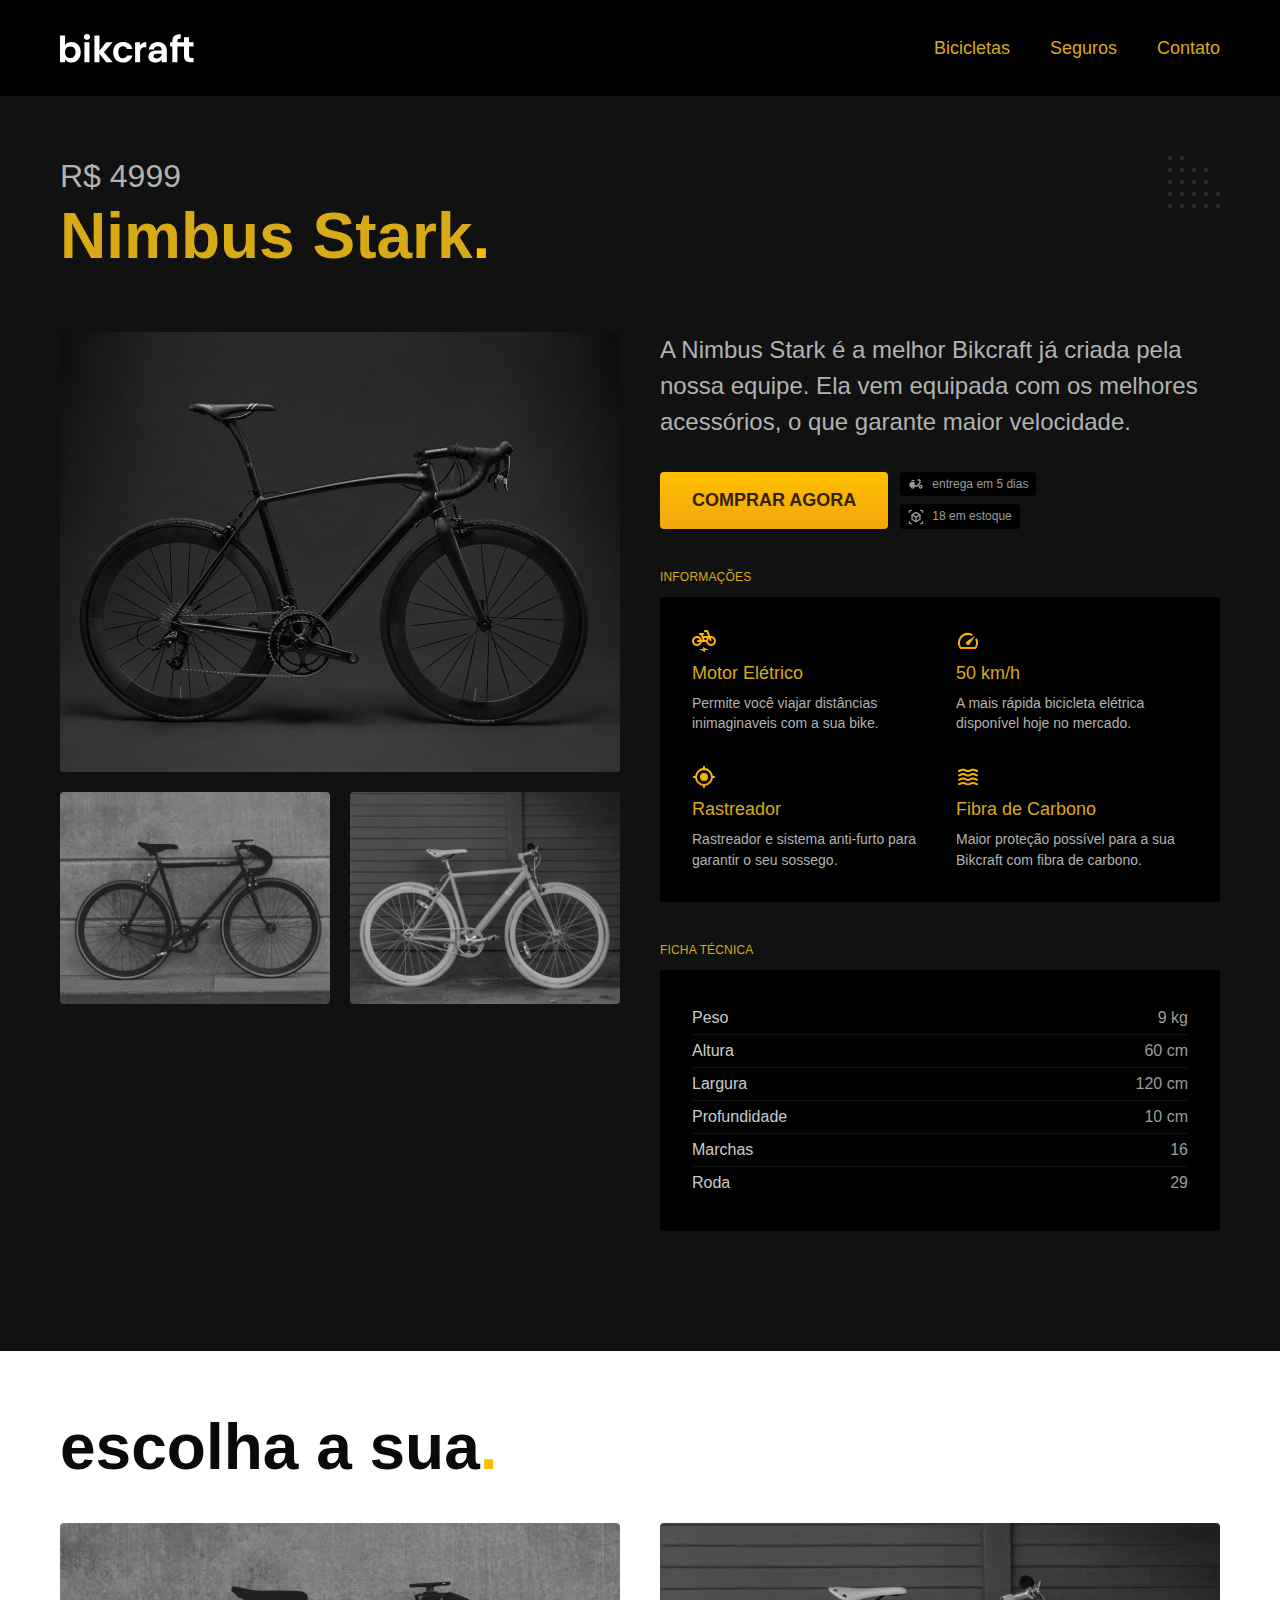
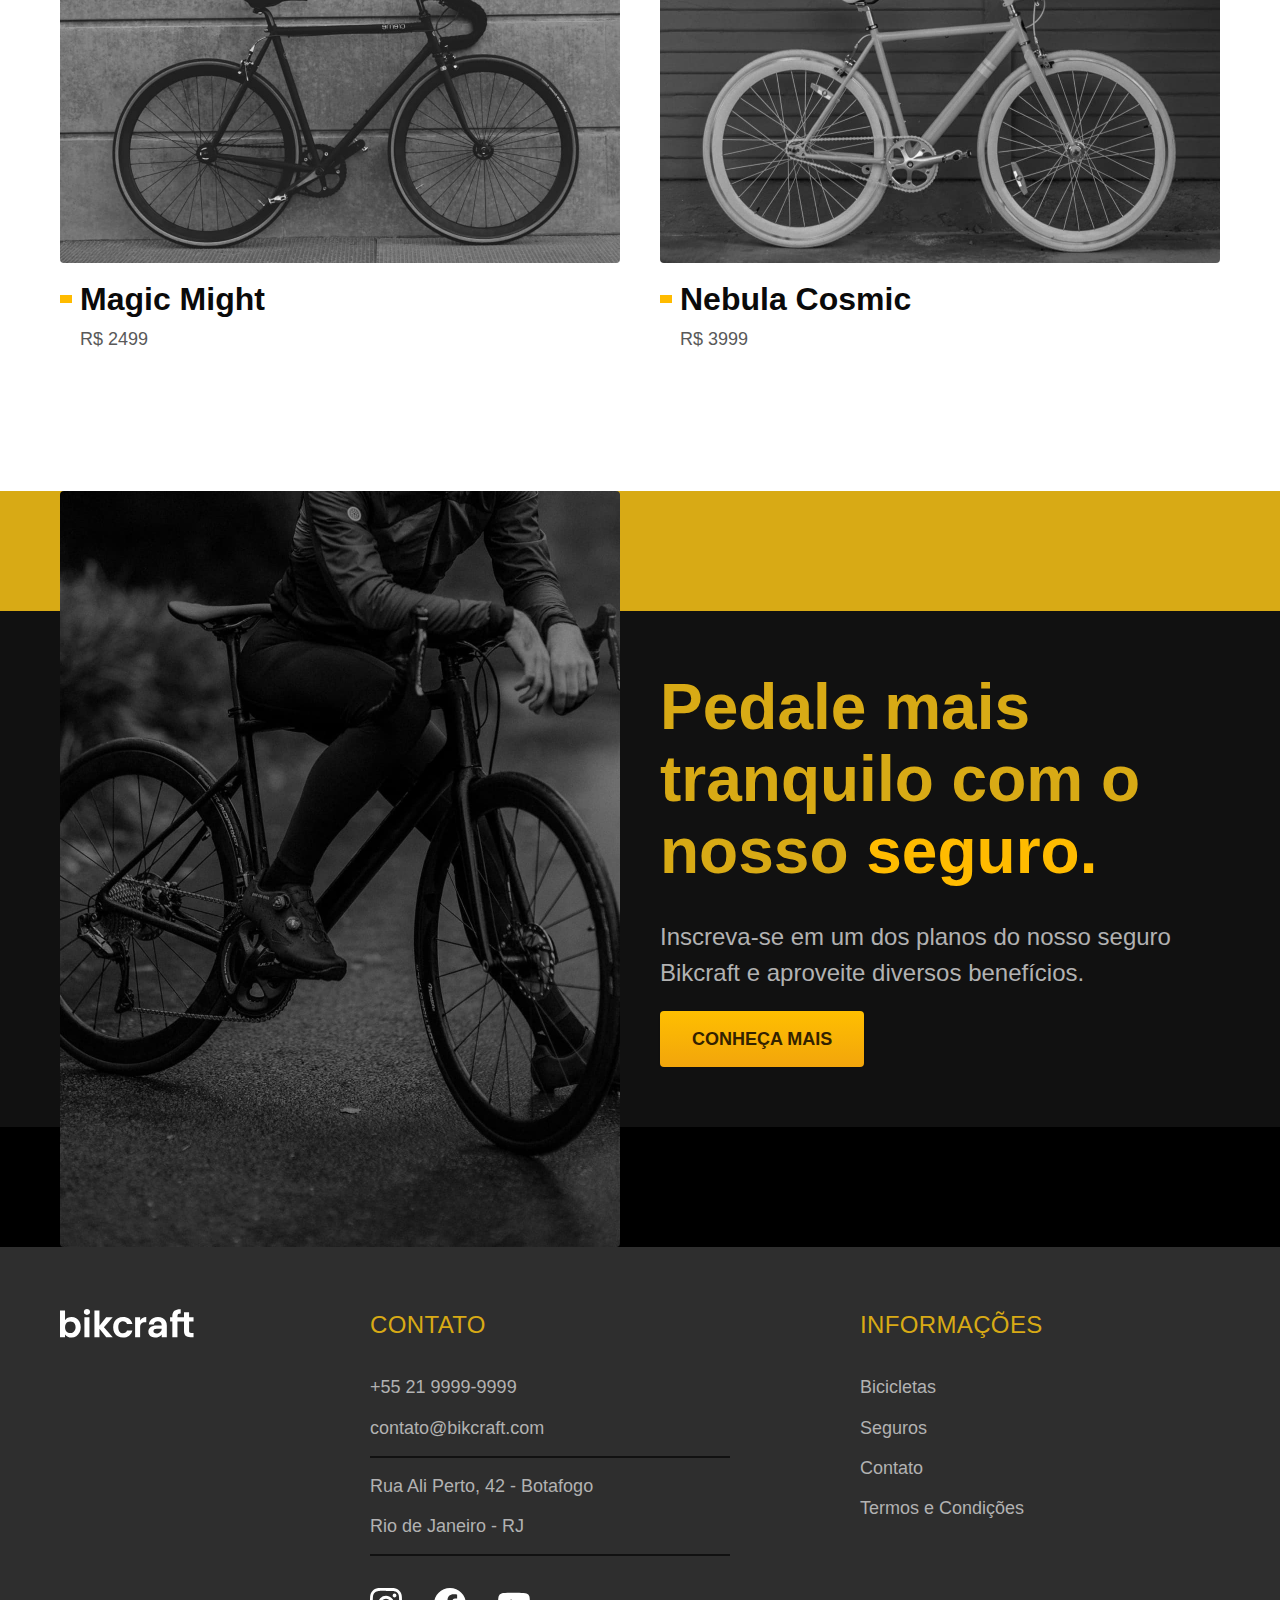
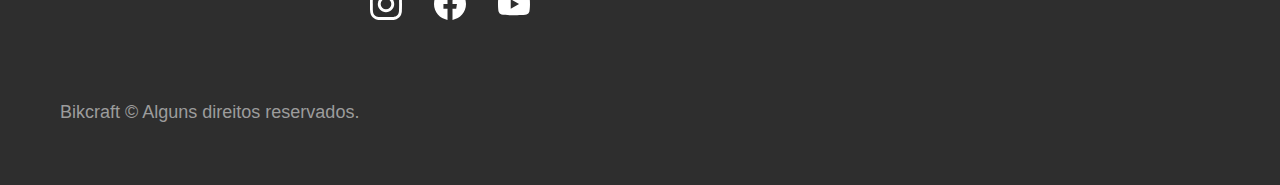
<file: bikcraft/bicicletas/nimbus.html>
<!DOCTYPE html>
<html lang="pt-br">

<head>
  <meta charset="UTF-8">
  <meta name="viewport" content="width=device-width, initial-scale=1.0">

  <title>Nimbus | Bikcraft</title>
  <meta name="description" content="Nimbus.">

  <link rel="preload" href="../css/style.css" as="style">
  <link rel="stylesheet" href="../css/style.css">
</head>

<body id="bicicleta">
  <header class="header-bg">
    <div class="header container">
      <a href="../">
        <img src="../img/bikcraft.svg" alt="Bikcraft">
      </a>

      <nav aria-label="primaria">
        <ul class="header-menu font-1-m cor-0">
          <li><a href="../bicicletas.html">Bicicletas</a></li>
          <li><a href="../seguros.html">Seguros</a></li>
          <li><a href="../contato.html">Contato</a></li>
        </ul>
      </nav>
    </div>
  </header>

  <main class="titulo-bg">
    <div>
      <div class="titulo container">
        <p class="font-2-xl cor-5">R$ 4999</p>
        <h1 class="font-1-xxl cor-0">Nimbus Stark<span class="cor-p1">.</span></h1>
      </div>
    </div>
    <div class="bicicleta container">
      <div class="bicicleta-imagens">
        <img src="../img/bicicleta/nimbus1.jpg" alt="">
        <img src="../img/bicicleta/nimbus2.jpg" alt="">
        <img src="../img/bicicleta/nimbus3.jpg" alt="">
      </div>
      <div class="bicicleta-conteudo">
        <p class="font-2-l cor-5">A Nimbus Stark é a melhor Bikcraft já criada pela nossa equipe. Ela vem equipada com os melhores acessórios, o que garante maior velocidade.</p>
        <div class="bicicleta-comprar">
          <a class="botao" href="../orcamento.html">Comprar Agora</a>
          <span class="font-1-xs cor-6"><img src="../img/icones/entrega.svg" alt=""> entrega em 5 dias</span>
          <span class="font-1-xs cor-6"><img src="../img/icones/estoque.svg" alt=""> 18 em estoque</span>
        </div>

        <h2 class="font-1-xs cor-0">Informações</h2>
        <ul class="bicicleta-informacoes">
          <li>
            <img src="../img/icones/eletrica.svg" alt="">
            <h3 class="font-1-m cor-0">Motor Elétrico</h3>
            <p class="font-2-xs cor-5">Permite você viajar distâncias inimaginaveis com a sua bike.</p>
          </li>
          <li>
            <img src="../img/icones/velocidade.svg" alt="">
            <h3 class="font-1-m cor-0">50 km/h</h3>
            <p class="font-2-xs cor-5">A mais rápida bicicleta elétrica disponível hoje no mercado.</p>
          </li>
          <li>
            <img src="../img/icones/rastreador.svg" alt="">
            <h3 class="font-1-m cor-0">Rastreador</h3>
            <p class="font-2-xs cor-5">Rastreador e sistema anti-furto para garantir o seu sossego.</p>
          </li>
          <li>
            <img src="../img/icones/carbono.svg" alt="">
            <h3 class="font-1-m cor-0">Fibra de Carbono</h3>
            <p class="font-2-xs cor-5">Maior proteção possível para a sua Bikcraft com fibra de carbono.</p>
          </li>
        </ul>
        <h2 class="font-1-xs cor-0">Ficha Técnica</h2>
        <ul class="bicicleta-ficha font-2-s cor-4">
          <li>Peso <span>9 kg</span></li>
          <li>Altura <span>60 cm</span></li>
          <li>Largura <span>120 cm</span></li>
          <li>Profundidade <span>10 cm</span></li>
          <li>Marchas <span>16</span></li>
          <li>Roda <span>29</span></li>
        </ul>
      </div>
    </div>
  </main>

  <article class="bicicletas-lista container">
    <h2 class="font-1-xxl">escolha a sua<span class="cor-p1">.</span></h2>

    <ul>
      <li>
        <a href="./magic.html">
          <img src="../img/bicicletas/magic.jpg" alt="Bicicleta preta">
          <h3 class="font-1-xl">Magic Might</h3>
          <span class="font-2-m cor-8">R$ 2499</span>
        </a>
      </li>
      <li>
        <a href="./nebula.html">
          <img src="../img/bicicletas/nebula.jpg" alt="Bicicleta preta">
          <h3 class="font-1-xl">Nebula Cosmic</h3>
          <span class="font-2-m cor-8">R$ 3999</span>
        </a>
      </li>
    </ul>
  </article>

  <article class="seguro-bg">
    <div class="seguro container">
      <div class="seguro-imagem">
        <img src="../img/fotos/seguros.jpg" alt="Pessoa parada em cima de uma bicicleta.">
      </div>
      <div class="seguro-conteudo">
        <h2 class="font-1-xxl cor-0">Pedale mais tranquilo com o nosso <span class="cor-p1">seguro.</span></h2>
        <p class="font-2-l cor-5">Inscreva-se em um dos planos do nosso seguro Bikcraft e aproveite diversos benefícios.</p>
        <a class="botao" href="../seguros.html">Conheça Mais</a>
      </div>
    </div>
  </article>

  <footer class="footer-bg">
    <div class="footer container">
      <img src="../img/bikcraft.svg" alt="Bikcraft">
      <div class="footer-contato">
        <h3 class="font-2-l-b cor-0">Contato</h3>
        <ul class="font-2-m cor-5">
          <li><a href="tel:+552199999999">+55 21 9999-9999</a></li>
          <li><a href="mailto:contato@bikcraft.com">contato@bikcraft.com</a></li>
          <li>Rua Ali Perto, 42 - Botafogo</li>
          <li>Rio de Janeiro - RJ</li>
        </ul>
        <div class="footer-redes">
          <a href="../">
            <img src="../img/redes/instagram.svg" alt="Instagram">
          </a>
          <a href="../">
            <img src="../img/redes/facebook.svg" alt="Facebook">
          </a>
          <a href="../">
            <img src="../img/redes/youtube.svg" alt="Youtube">
          </a>
        </div>
      </div>
      <div class="footer-informacoes">
        <h3 class="font-2-l-b cor-0">Informações</h3>
        <nav>
          <ul class="font-1-m cor-5">
            <li><a href="../bicicletas.html">Bicicletas</a></li>
            <li><a href="../seguros.html">Seguros</a></li>
            <li><a href="../contato.html">Contato</a></li>
            <li><a href="../termos.html">Termos e Condições</a></li>
          </ul>
        </nav>
      </div>
      <p class="footer-copy font-2-m cor-6">Bikcraft © Alguns direitos reservados.</p>
    </div>
  </footer>
</body>

</html>
</file>
<file: bikcraft/css/style.css>
@import "./global/global.css";
@import "./utilidades/tipografia.css";
@import "./utilidades/cores.css";

@import "./global/header.css";
@import "./global/footer.css";

/* Utilidades */
@import "./utilidades/componentes.css";
@import "./utilidades/formulario.css";

/* Home */
@import "./home/introducao.css";
@import "./home/tecnologia.css";
@import "./home/parceiros.css";
@import "./home/depoimento.css";

/* Bicicletas */
@import "./bicicletas/bicicletas-lista.css";
@import "./bicicletas/bicicletas.css";

/* Bicicleta */
@import "./bicicleta/bicicleta.css";
@import "./bicicleta/seguro.css";

/* Seguros */
@import "./seguros/seguros.css";
@import "./seguros/vantagens.css";
@import "./seguros/perguntas.css";

/* Contato */
@import "./contato/contato.css";
@import "./contato/lojas.css";

/* Contato */
@import "./orcamento/orcamento.css";

/* Termos */
@import "./termos/termos.css";
</file>
